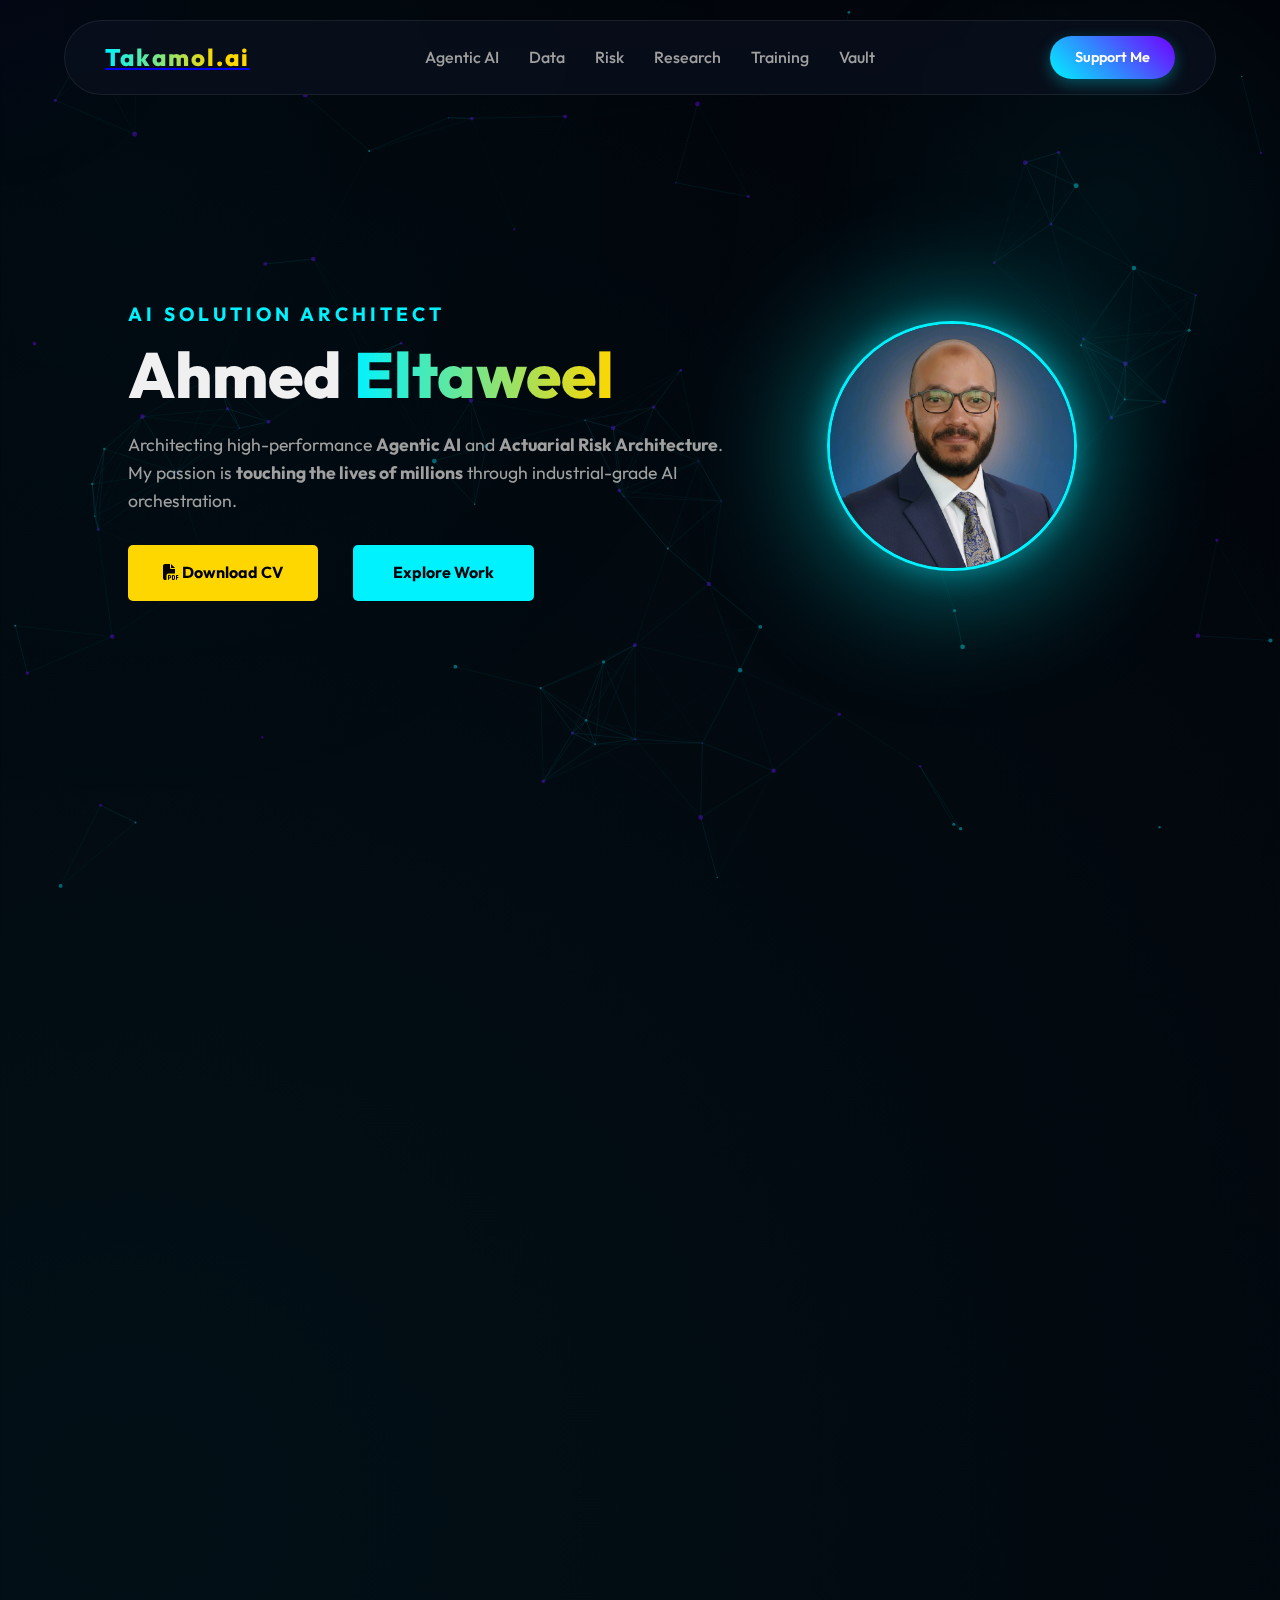
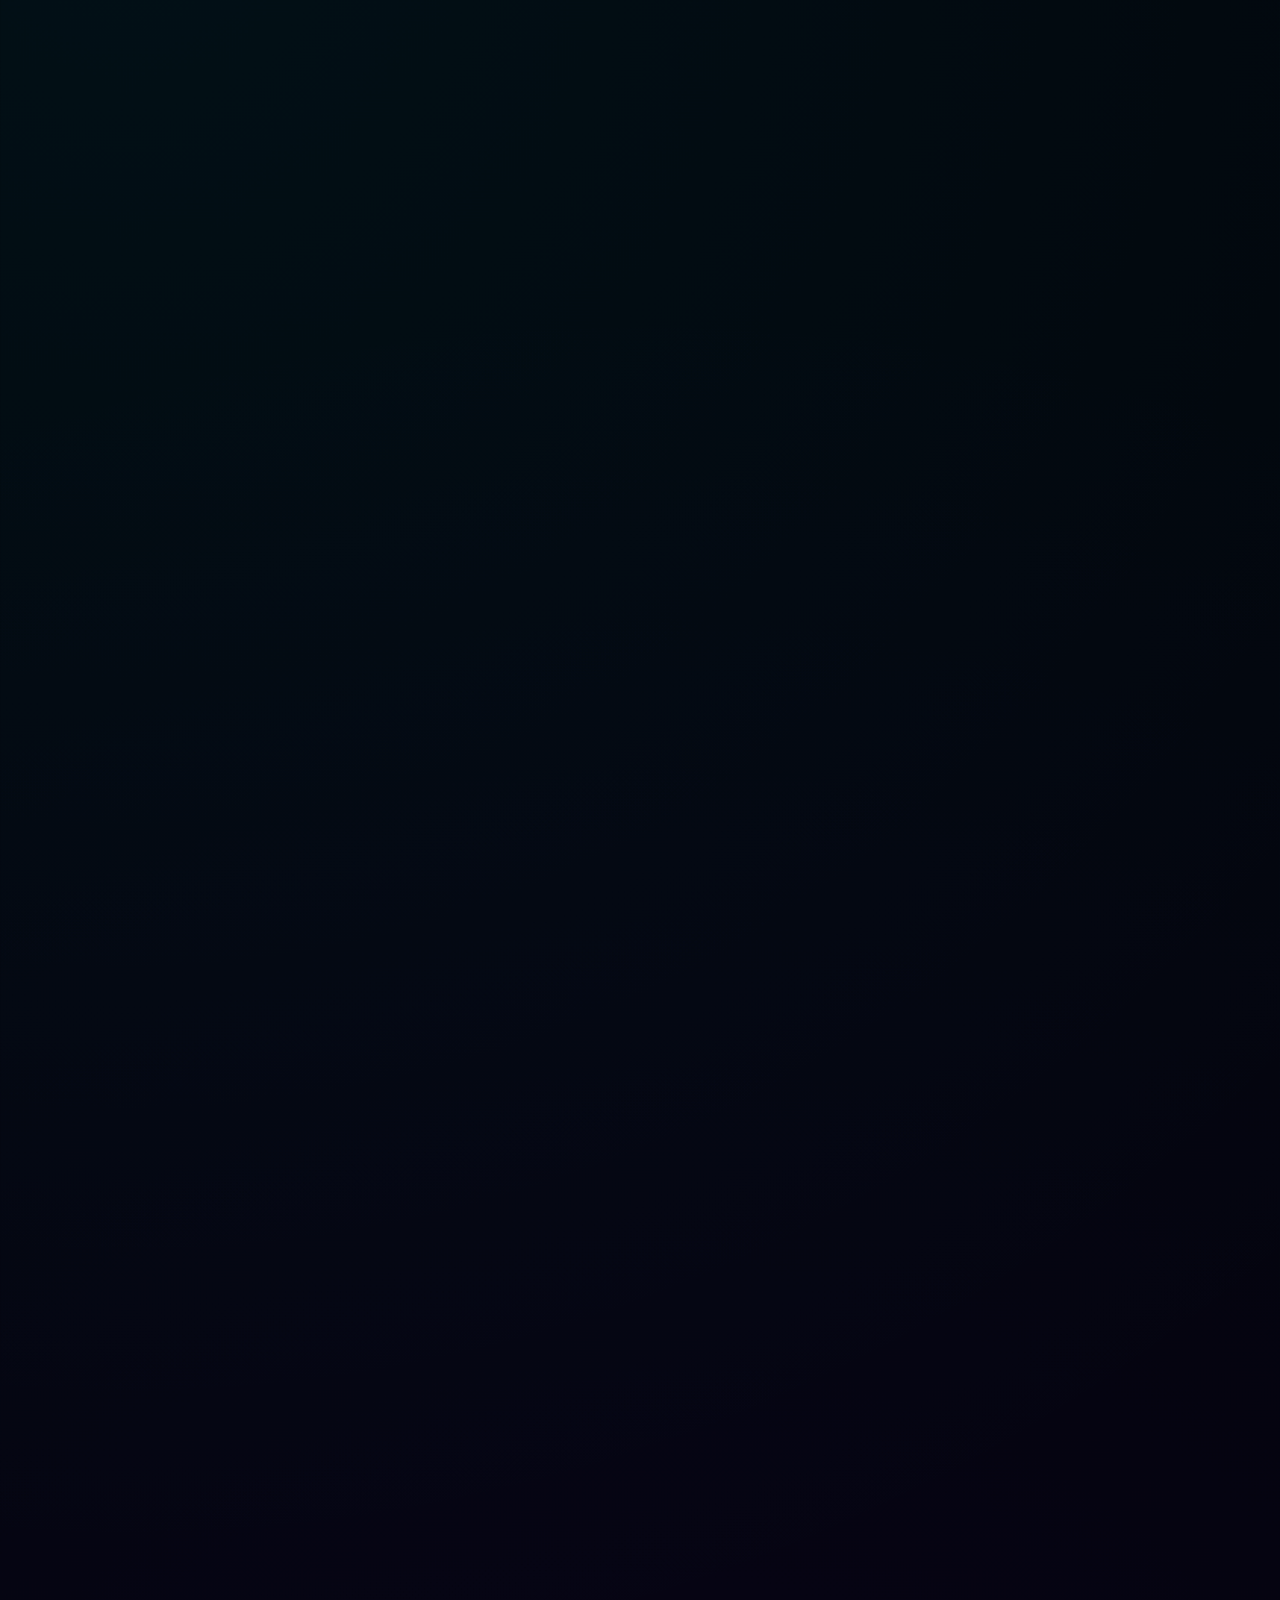
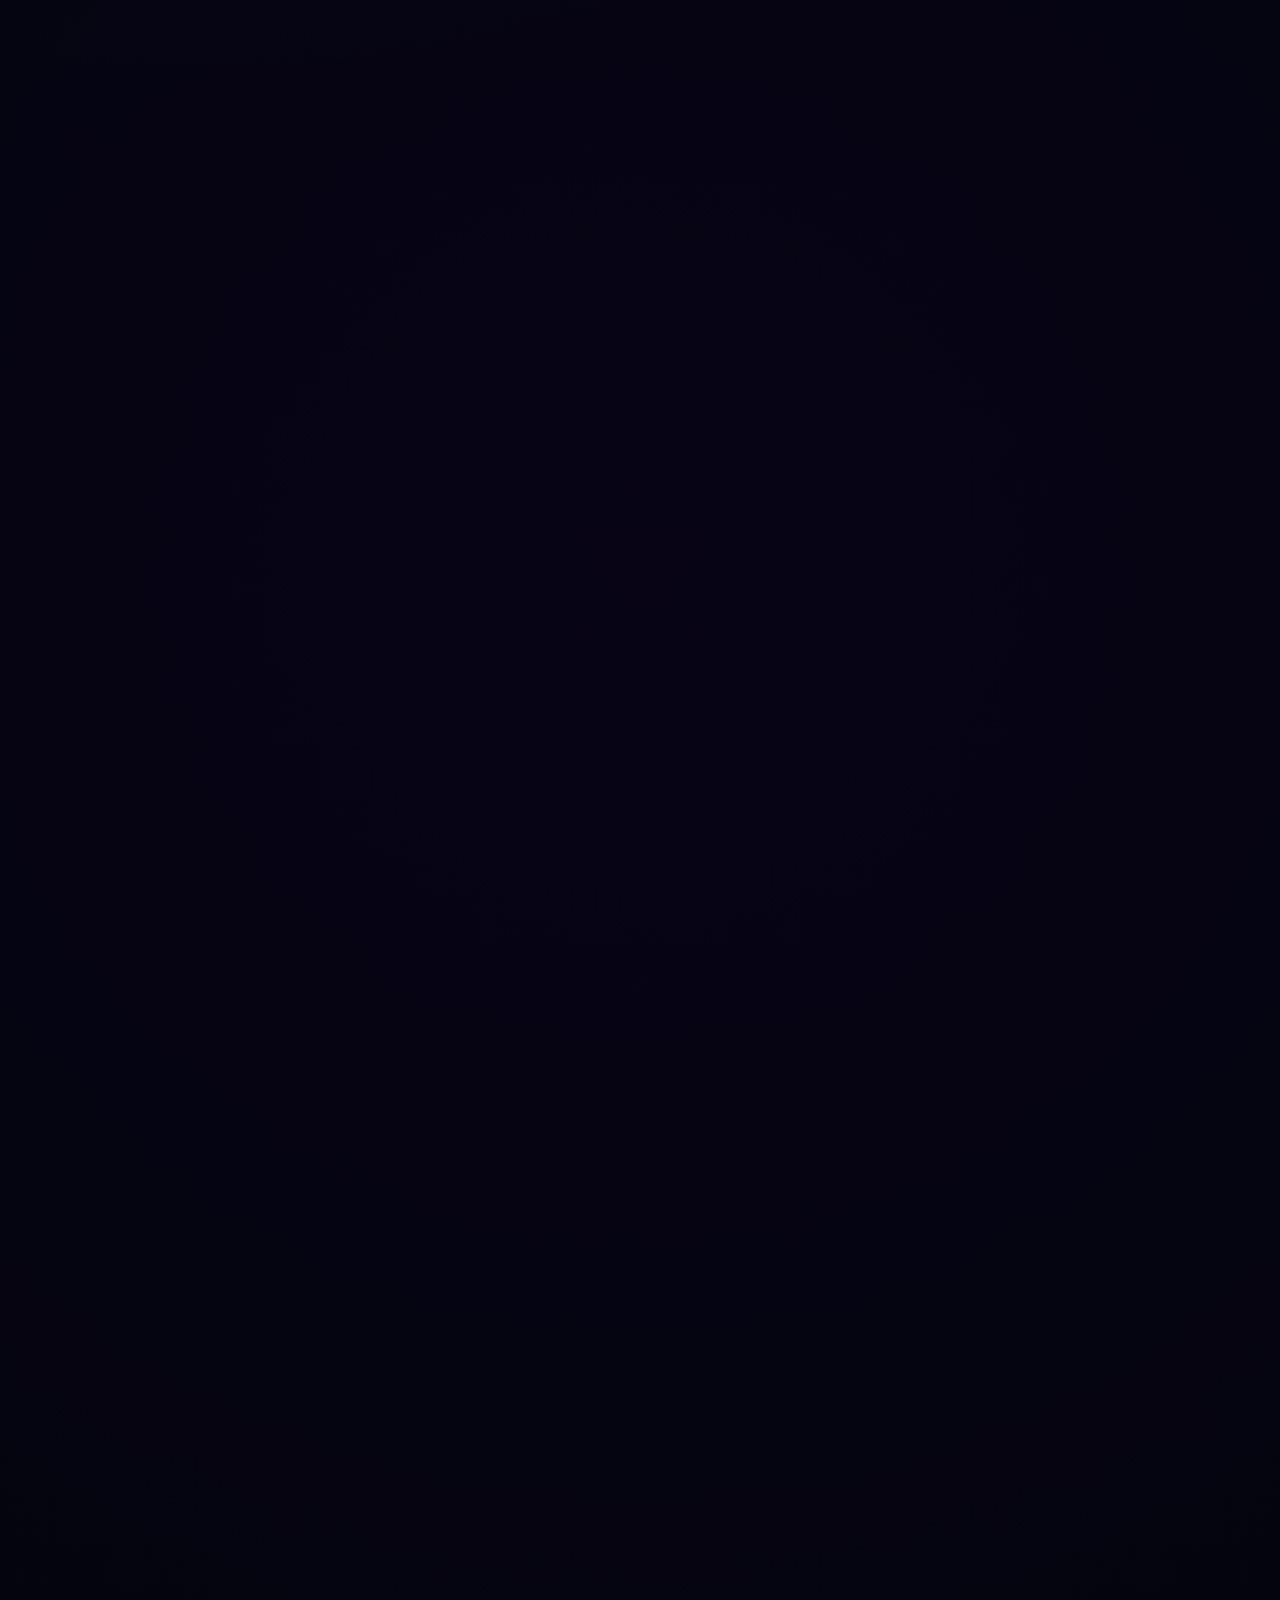
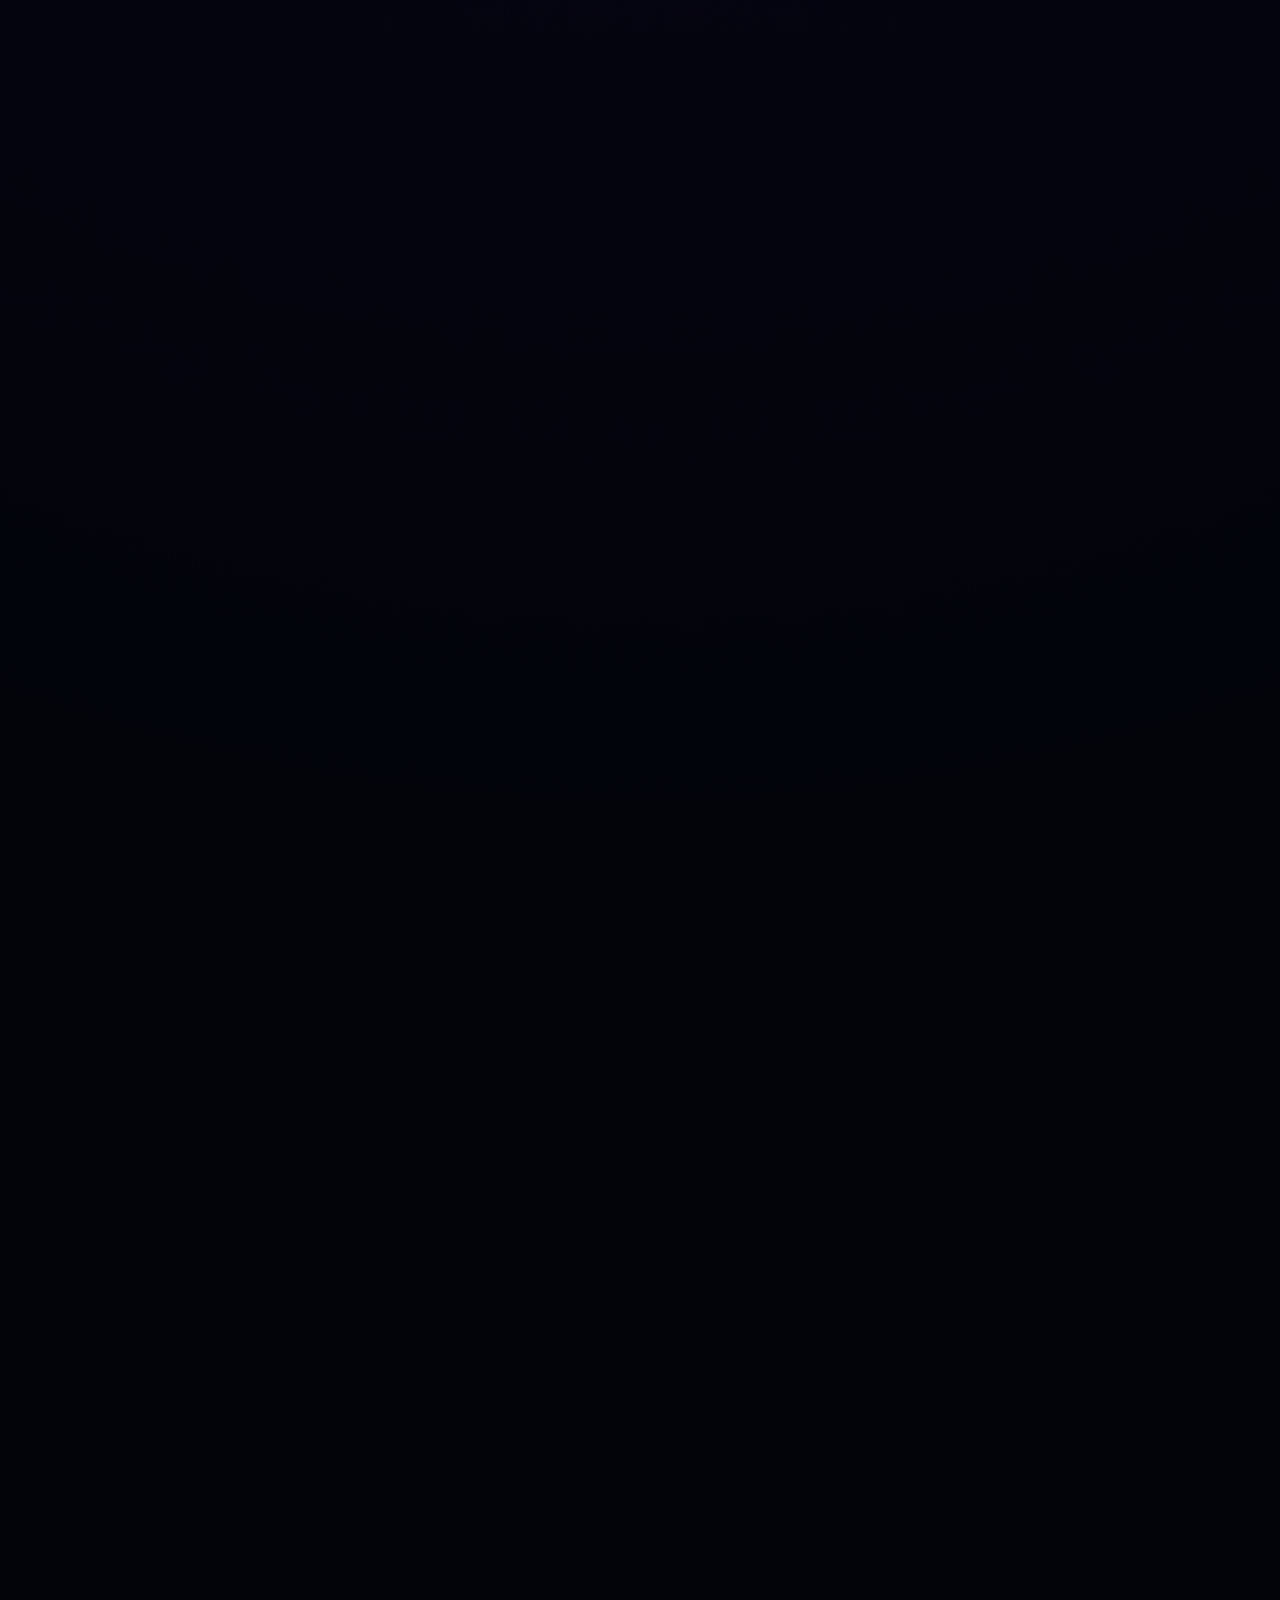
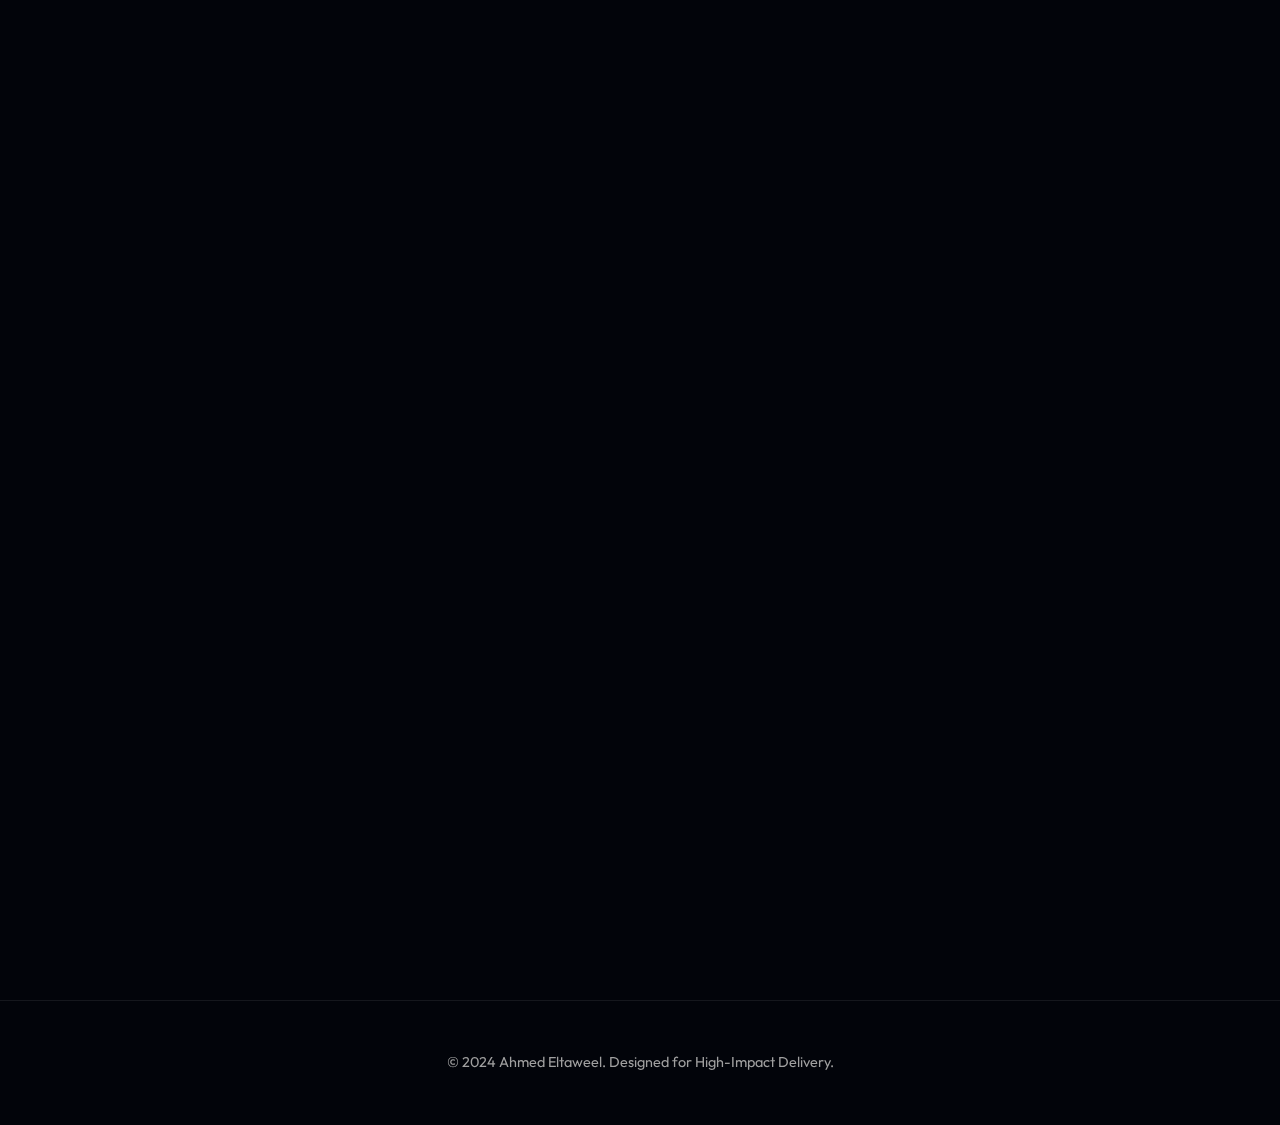
<file: index.html>
<!DOCTYPE html>
<html lang="en">

<head>
    <meta charset="UTF-8">
    <meta name="viewport" content="width=device-width, initial-scale=1.0">
    <title>Ahmed Eltaweel | AI & Data Architect</title>
    <meta name="description"
        content="Professional portfolio of Ahmed Eltaweel - AI Solution Architect, Actuary, and Global Mentor.">
    <link rel="stylesheet" href="style.css">
    <link rel="stylesheet" href="mobile-responsive.css">
    <link href="https://fonts.googleapis.com/css2?family=Outfit:wght@300;400;600;800&display=swap" rel="stylesheet">
    <link rel="stylesheet" href="https://cdnjs.cloudflare.com/ajax/libs/font-awesome/6.5.1/css/all.min.css">

    <!-- Google Analytics (GA4) -->
    <script async src="https://www.googletagmanager.com/gtag/js?id=G-L9DMZJ7XGT"></script>
    <script>
        window.dataLayer = window.dataLayer || [];
        function gtag() { dataLayer.push(arguments); }
        gtag('js', new Date());
        gtag('config', 'G-L9DMZJ7XGT');
    </script>
    <style>
        /* CSS Variables for Brand Colors */
        :root {
            --aws-orange: #FF9900;
            --google-blue: #4285F4;
            --google-green: #34A853;
            --google-yellow: #FBBC05;
            --google-red: #EA4335;
        }

        /* FIX: Prevent content from skewing to the left */
        .chapter-section {
            padding-left: 10% !important;
            padding-right: 10% !important;
        }

        /* Certification Spotlight Styles - BALANCED DESIGN */
        .cert-spotlight {
            padding: 40px 2%;
            display: flex;
            justify-content: center;
            margin-top: -60px;
            position: relative;
            z-index: 1000;
        }

        .cert-container {
            display: flex;
            gap: 30px;
            padding: 2.5rem 4rem;
            border-radius: 40px;
            background: rgba(10, 15, 30, 0.7);
            backdrop-filter: blur(25px);
            border: 1px solid rgba(255, 255, 255, 0.1);
            box-shadow: 0 30px 60px rgba(0, 0, 0, 0.6);
            flex-wrap: wrap;
            justify-content: center;
            align-items: center;
            width: 90%;
            max-width: 1400px;
        }

        .cert-card {
            display: flex;
            align-items: center;
            gap: 15px;
            transition: all 0.4s cubic-bezier(0.175, 0.885, 0.32, 1.275);
            cursor: default;
            padding: 15px 25px;
            border-radius: 20px;
            background: rgba(255, 255, 255, 0.03);
        }

        .cert-card:hover {
            transform: translateY(-8px) scale(1.05);
            background: rgba(255, 255, 255, 0.08);
            box-shadow: 0 10px 30px rgba(0, 0, 0, 0.3);
        }

        .cert-card i {
            font-size: 3rem;
        }

        /* Brand-Specific Gradients & Glows */
        .fa-aws {
            color: var(--aws-orange);
            filter: drop-shadow(0 0 15px rgba(255, 153, 0, 0.4));
        }

        .google-brand-icon {
            background: linear-gradient(45deg, #4285F4, #34A853, #FBBC05, #EA4335);
            -webkit-background-clip: text;
            background-clip: text;
            -webkit-text-fill-color: transparent;
            filter: drop-shadow(0 0 15px rgba(66, 133, 244, 0.3));
        }

        .cert-card h4 {
            font-size: 1.1rem;
            margin: 0;
            color: #fff;
            font-weight: 700;
            letter-spacing: 0.5px;
        }

        .badge-premium {
            font-size: 0.75rem;
            text-transform: uppercase;
            font-weight: 800;
            display: block;
            margin-top: 4px;
            letter-spacing: 2px;
        }

        .badge-gold {
            color: #FFD700;
        }

        .badge-blue {
            color: #00A3FF;
        }

        .badge-google-pro {
            color: #34A853;
        }

        .badge-google-tech {
            color: #4285F4;
        }

        .mini-tags {
            display: flex;
            gap: 10px;
            margin-top: 20px;
            flex-wrap: wrap;
        }

        .mini-tags span {
            font-size: 0.7rem;
            padding: 5px 12px;
            border-radius: 12px;
            background: rgba(255, 255, 255, 0.05);
            border: 1px solid rgba(255, 255, 255, 0.1);
            color: rgba(255, 255, 255, 0.6);
            text-transform: uppercase;
            letter-spacing: 1.5px;
            font-weight: 600;
            transition: all 0.3s ease;
        }

        .mini-tags span:hover {
            background: rgba(255, 255, 255, 0.1);
            border-color: var(--gold);
            color: #fff;
            transform: translateY(-2px);
        }

        @media (max-width: 900px) {
            .cert-container {
                padding: 1.5rem 2rem;
            }

            .cert-card {
                width: 100%;
                justify-content: flex-start;
            }

            .cert-card i {
                font-size: 2.5rem;
            }

            .cert-card h4 {
                font-size: 0.95rem;
            }
        }
    </style>
</head>

<body>
    <canvas id="neural-bg"></canvas>
    <div class="cursor-glow"></div>

    <nav class="glass-nav">
        <a href="#hero" class="logo"><span class="gradient-text">Takamol</span><span
                style="color: var(--gold);">.ai</span></a>
        <ul class="nav-links">
            <li><a href="#agentic-ai">Agentic AI</a></li>
            <li><a href="#data-analytics">Data</a></li>
            <li><a href="#risk-actuarial">Risk</a></li>
            <li><a href="#academic">Research</a></li>
            <li><a href="#training">Training</a></li>
            <li><a href="#vault">Vault</a></li>
        </ul>
        <a href="https://www.paypal.com/paypalme/atomiceltaweel" class="btn-support" target="_blank">Support Me</a>
    </nav>

    <section class="hero" id="hero">
        <div class="hero-content">
            <h2>AI Solution Architect</h2>
            <h1>Ahmed <span class="gradient-text">Eltaweel</span></h1>
            <p>Architecting high-performance <strong>Agentic AI</strong> and <strong>Actuarial Risk
                    Architecture</strong>. My passion is <strong>touching the lives of millions</strong> through
                industrial-grade AI orchestration.</p>
            <div style="display: flex; gap: 15px; flex-wrap: wrap; margin-top: 30px;">
                <a href="Ahmed_Eltaweel_ATS_CV.pdf" target="_blank" class="btn-primary"
                    style="background: var(--gold); color: #000; border: none; padding: 15px 35px;"><i
                        class="fas fa-file-pdf"></i> Download CV</a>
                <a href="#agentic-ai" class="btn-primary">Explore Work</a>
            </div>
        </div>
        <div class="hero-visual">
            <div class="profile-container">
                <img src="profile.jpg.png" alt="Ahmed Eltaweel" class="profile-pic">
            </div>
            <div class="ai-orb"></div>
        </div>
    </section>

    <!-- HIGH IMPACT CERTIFICATION AD SECTION -->
    <section class="cert-spotlight">
        <div class="glass cert-container">
            <div class="cert-card">
                <i class="fa-brands fa-aws"></i>
                <div>
                    <h4>AWS Certified Solutions Architect</h4>
                    <span class="badge-premium badge-gold">Professional</span>
                </div>
            </div>
            <div class="cert-card">
                <i class="fa-brands fa-aws"></i>
                <div>
                    <h4>AWS Certified Machine Learning</h4>
                    <span class="badge-premium badge-blue">Specialty</span>
                </div>
            </div>
            <div class="cert-card">
                <i class="fa-brands fa-google google-brand-icon"></i>
                <div>
                    <h4>Google Cloud Certified</h4>
                    <span class="badge-premium badge-google-pro">Professional ML Engineer</span>
                </div>
            </div>
            <div class="cert-card">
                <i class="fa-brands fa-google google-brand-icon"></i>
                <div>
                    <h4>Google Cloud Certified</h4>
                    <span class="badge-premium badge-google-tech">AI/ML Pre-sales Technical Expert</span>
                </div>
            </div>
        </div>
    </section>

    <!-- Chapter 01: Agentic AI -->
    <section id="agentic-ai" class="chapter-section reveal-left">
        <span class="section-badge">Chapter 01</span>
        <h2 class="chapter-title">Agentic <span class="gradient-text">AI Solutions</span></h2>
        <div class="chapter-content">
            <div class="chapter-left">
                <h3>Autonomous Orchestration</h3>
                <p>Building autonomous business units with <strong>CrewAI</strong>. Handling <strong>50k+ monthly
                        queries</strong> with 95% accuracy for international markets.</p>
                <div class="evidence-list">
                    <div class="evidence-item glass">
                        <h4>Electric Utility AI</h4>
                        <p>Autonomous logistics agents built on CrewAI for smart utility management.</p>
                        <a href="#contact" class="btn-mini">Request Access</a>
                    </div>
                    <div class="evidence-item glass">
                        <h4>Enterprise RAG</h4>
                        <p>Secure RAG pipelines using Vertex AI and Gemini for deep knowledge retrieval.</p>
                    </div>
                </div>
            </div>
            <div class="chapter-right glass">
                <h3>Core Stack</h3>
                <div class="certs-mini-grid">
                    <span class="mini-cert">CrewAI</span>
                    <span class="mini-cert">LangGraph</span>
                    <span class="mini-cert">Vertex AI</span>
                    <span class="mini-cert">Gemini Pro 1.5</span>
                    <span class="mini-cert">Multi-Agent RAG</span>
                    <span class="mini-cert">Azure Data Engineer</span>
                    <span class="mini-cert">Python (FastAPI)</span>
                </div>
            </div>
        </div>
    </section>

    <!-- Chapter 02: Data Analytics -->
    <section id="data-analytics" class="chapter-section odd reveal-right">
        <span class="section-badge">Chapter 02</span>
        <h2 class="chapter-title">Data <span class="gradient-text">Analytics</span></h2>
        <div class="chapter-content reverse">
            <div class="chapter-left">
                <h3>Precision Insights</h3>
                <p>Monitoring <strong>10M+ annual records</strong> for national stability. Validated <strong>€2M+
                        savings</strong> via strategic automation and Power BI ecosystems.</p>
                <div class="evidence-list">
                    <div class="evidence-item glass">
                        <h4>National BI Dashboard</h4>
                        <p>Power BI ecosystem for monitoring the national life insurance sector at FRA.</p>
                    </div>
                </div>
            </div>
            <div class="chapter-right glass">
                <h3>Tools</h3>
                <div class="certs-mini-grid">
                    <span class="mini-cert">Power BI (Advanced DAX)</span>
                    <span class="mini-cert">BigQuery ML</span>
                    <span class="mini-cert">Streamlit</span>
                    <span class="mini-cert">XGBoost / CatBoost</span>
                    <span class="mini-cert">SQL & R</span>
                    <span class="mini-cert">Google Data Analytics Pro</span>
                </div>
            </div>
        </div>
    </section>

    <!-- Chapter 03: Risk & Actuarial -->
    <section id="risk-actuarial" class="chapter-section reveal-left">
        <span class="section-badge">Chapter 03</span>
        <h2 class="chapter-title">Risk & <span class="gradient-text">Actuarial</span></h2>
        <div class="chapter-content">
            <div class="chapter-left">
                <h3>Enterprise Risk</h3>
                <p>Mitigated <strong>50+ operational risks</strong> via ISO 31000. Achieved <strong>15% loss ratio
                        improvement</strong> with Python-driven actuarial analytics.</p>
                <div class="evidence-list">
                    <div class="evidence-item glass">
                        <h4>Life Pricing Models</h4>
                        <p>Actuarial forecasting and competitive pricing for 15+ insurance entities.</p>
                    </div>
                </div>
            </div>
            <div class="chapter-right glass">
                <h3>Skills</h3>
                <div class="certs-mini-grid">
                    <span class="mini-cert">IFRS 17 Reporting</span>
                    <span class="mini-cert">Custom Reserving Tools</span>
                    <span class="mini-cert">ISO 31000 (ERM)</span>
                    <span class="mini-cert">Survival Analysis</span>
                    <span class="mini-cert">Ensemble Pricing Models</span>
                </div>
            </div>
        </div>
    </section>

    <!-- Chapter 04: Academic Research -->
    <section id="academic" class="chapter-section odd reveal-right">
        <span class="section-badge">Chapter 04</span>
        <h2 class="chapter-title">Academic <span class="gradient-text">Research</span></h2>
        <div class="chapter-content">
            <div class="chapter-left">
                <h3>Longevity Risk</h3>
                <p>Integrated biological aging metrics (GlycanAge) into survival analysis. Master's specialized in
                    AI-driven risk modeling at Cairo University.</p>
                <div class="evidence-list">
                    <div class="evidence-item glass">
                        <h4>Master's Thesis</h4>
                        <p>Deep Learning survival analysis (DeepSurv) for biological age modeling.</p>
                        <a href="#contact" class="btn-mini">Contact Researcher</a>
                    </div>
                </div>
            </div>
            <div class="chapter-right glass">
                <h3>Research Focus</h3>
                <div class="certs-mini-grid">
                    <span class="mini-cert">DeepSurv (Deep Learning)</span>
                    <span class="mini-cert">Longevity Risk</span>
                    <span class="mini-cert">Wearable Telemetry</span>
                    <span class="mini-cert">GlycanAge Integration</span>
                    <span class="mini-cert">Bio-Metrics</span>
                </div>
            </div>
        </div>
    </section>

    <!-- Chapter 05: Training Services -->
    <section id="training" class="chapter-section reveal-left">
        <span class="section-badge">Chapter 05</span>
        <h2 class="chapter-title">Training <span class="gradient-text">Services</span></h2>
        <div class="chapter-content">
            <div class="chapter-left">
                <h3>Corporate Mentorship</h3>
                <p>Global AI/ML leader and <strong>AWS Community Builder</strong>. Specializing in workshops on RAG
                    systems and Agentic AI for enterprise teams across EMEA.</p>
                <div class="evidence-list">
                    <div class="evidence-item glass">
                        <h4>Corporate Workshops</h4>
                        <p>Tailored training on CrewAI, Vertex AI, and Modern Data Engineering.</p>
                    </div>
                </div>
            </div>
            <div class="chapter-right glass">
                <h3>Programs</h3>
                <div class="certs-mini-grid">
                    <span class="mini-cert">McKinsey Forward Champion</span>
                    <span class="mini-cert">AWS Community</span>
                    <span class="mini-cert">RAG Training</span>
                    <span class="mini-cert">CIL (Innovation Leader)</span>
                </div>
            </div>
        </div>
    </section>

    <!-- Chapter 06: The Journey -->
    <section id="journey" class="chapter-section odd reveal-up">
        <span class="section-badge">Chapter 06</span>
        <h2 class="chapter-title">Professional <span class="gradient-text">Journey</span></h2>
        <div class="timeline">
            <div class="timeline-item reveal-up">
                <div class="time">2024 - Present</div>
                <div class="content">
                    <h3>AI Product Solution Architect</h3>
                    <h4>Konecta Global</h4>
                    <p>Driving GenAI strategy and delivering architectural roadmaps for EMEA clients. Validated
                        <strong>€2M+ savings</strong>.
                    </p>
                </div>
            </div>
            <div class="timeline-item reveal-up">
                <div class="time">2021 - 2024</div>
                <div class="content">
                    <h3>Senior Actuarial & Data Analyst</h3>
                    <h4>Financial Regulatory Authority (FRA)</h4>
                    <p>Digitalized national Life Insurance monitoring using BI. Monitoring <strong>10M+ annual
                            records</strong>.</p>
                </div>
            </div>
            <div class="timeline-item reveal-up">
                <div class="time">2019 - 2021</div>
                <div class="content">
                    <h3>Actuarial / Risk Analyst</h3>
                    <h4>Mohandes Insurance</h4>
                    <p>Designed the first ERM framework, mitigating <strong>50+ critical risks</strong> in the first
                        year.</p>
                </div>
            </div>
        </div>
    </section>

    <!-- Projects Vault -->
    <section id="vault" class="chapter-section reveal-up">
        <span class="section-badge">The Vault</span>
        <h2 class="chapter-title">Featured <span class="gradient-text">Projects</span></h2>
        <div style="display: grid; grid-template-columns: repeat(auto-fit, minmax(320px, 1fr)); gap: 20px;">
            <div class="glass reveal-explode">
                <h4 style="color: var(--gold);">Actuarial Pricing Orchestrator</h4>
                <p style="font-size: 0.9rem;">Revolutionary AI platform using an <strong>Ensemble (XGBoost, LightGBM,
                        CatBoost)</strong> to automate E2E insurance pricing with full FRA compliance.</p>
                <div class="mini-tags"><span>Streamlit</span> <span>Python</span> <span>ML Ensemble</span></div>
            </div>
            <div class="glass reveal-explode">
                <h4 style="color: var(--primary-neon);">National BI Ecosystem (FRA)</h4>
                <p style="font-size: 0.9rem;">National-level platform monitoring <strong>10M+ annual records</strong>
                    for Egypt\'s life insurance sector, validating €2M+ in savings.</p>
                <div class="mini-tags"><span>Power BI</span> <span>DAX</span> <span>Regulatory</span></div>
            </div>
            <div class="glass reveal-explode">
                <h4 style="color: var(--primary-neon);">Proprietary Reserving Tools</h4>
                <p style="font-size: 0.9rem;">Custom-engineered Python/VBA frameworks for actuarial reserving,
                    outperforming commercial OOTB solutions in market-specific flexibility.</p>
                <div class="mini-tags"><span>Python</span> <span>VBA</span> <span>Reserving</span></div>
            </div>
            <div class="glass reveal-explode">
                <h4 style="color: var(--primary-neon);">IFRS 17 Transition Framework</h4>
                <p style="font-size: 0.9rem;">Regulatory-grade assessment models for 15+ entities, ensuring seamless
                    alignment with new international accounting standards.</p>
                <div class="mini-tags"><span>IFRS 17</span> <span>Compliance</span> <span>FRA</span></div>
            </div>
            <div class="glass reveal-explode">
                <h4 style="color: var(--primary-neon);">Wasel v4 Pro — SLT</h4>
                <p style="font-size: 0.9rem;">Real-time Sign Language Translator powered by YOLOv8 + TensorFlow with
                    97%+ accuracy. Deployed on GCP Cloud Run.</p>
                <a href="https://github.com/eltaweelactuary/wasel_v4_pro" class="btn-mini" target="_blank">View on
                    GitHub</a>
            </div>
            <div class="glass reveal-explode">
                <h4 style="color: var(--primary-neon);">Smart DMS RAG</h4>
                <p style="font-size: 0.9rem;">Document indexing & intelligent retrieval (<30s) built for large-scale
                        enterprise knowledge management.</p>
                        <div class="mini-tags"><span>Vertex AI</span> <span>RAG</span> <span>Vector DB</span></div>
            </div>
        </div>
    </section>

    <!-- Contact Section -->
    <section id="contact" class="chapter-section reveal-up">
        <span class="section-badge">Connect</span>
        <h2 class="chapter-title">Secure <span class="gradient-text">Connection</span></h2>
        <div class="glass" style="max-width: 800px; margin: 0 auto; text-align: center; padding: 40px;">
            <div style="display: flex; gap: 20px; justify-content: center; flex-wrap: wrap;">
                <a href="https://wa.me/201111907502" class="btn-whatsapp" target="_blank"><i
                        class="fa-brands fa-whatsapp"></i> WhatsApp</a>
                <a href="https://t.me/eltaweelactuary" class="btn-telegram" target="_blank"><i
                        class="fa-brands fa-telegram"></i> Telegram</a>
                <a href="https://linkedin.com/in/ahmed-eltaweel-5b53a38b" class="btn-linkedin" target="_blank"><i
                        class="fa-brands fa-linkedin"></i> LinkedIn</a>
                <a href="https://eltaweelactuary.github.io/ahmed-eltaweel-portfolio/" class="btn-secondary"
                    target="_blank"><i class="fa-brands fa-github"></i> Portfolio</a>
            </div>
            <div class="support-box" style="margin-top: 30px;">
                <p style="color: var(--text-dim);">Fueling the future of High-Impact AI Architecture.</p>
                <a href="https://www.paypal.com/paypalme/atomiceltaweel" class="btn-paypal" target="_blank">Support via
                    PayPal</a>
            </div>
        </div>
    </section>

    <footer>
        <p>&copy; 2024 Ahmed Eltaweel. Designed for High-Impact Delivery.</p>
    </footer>

    <script src="script.js"></script>
</body>

</html>
</file>
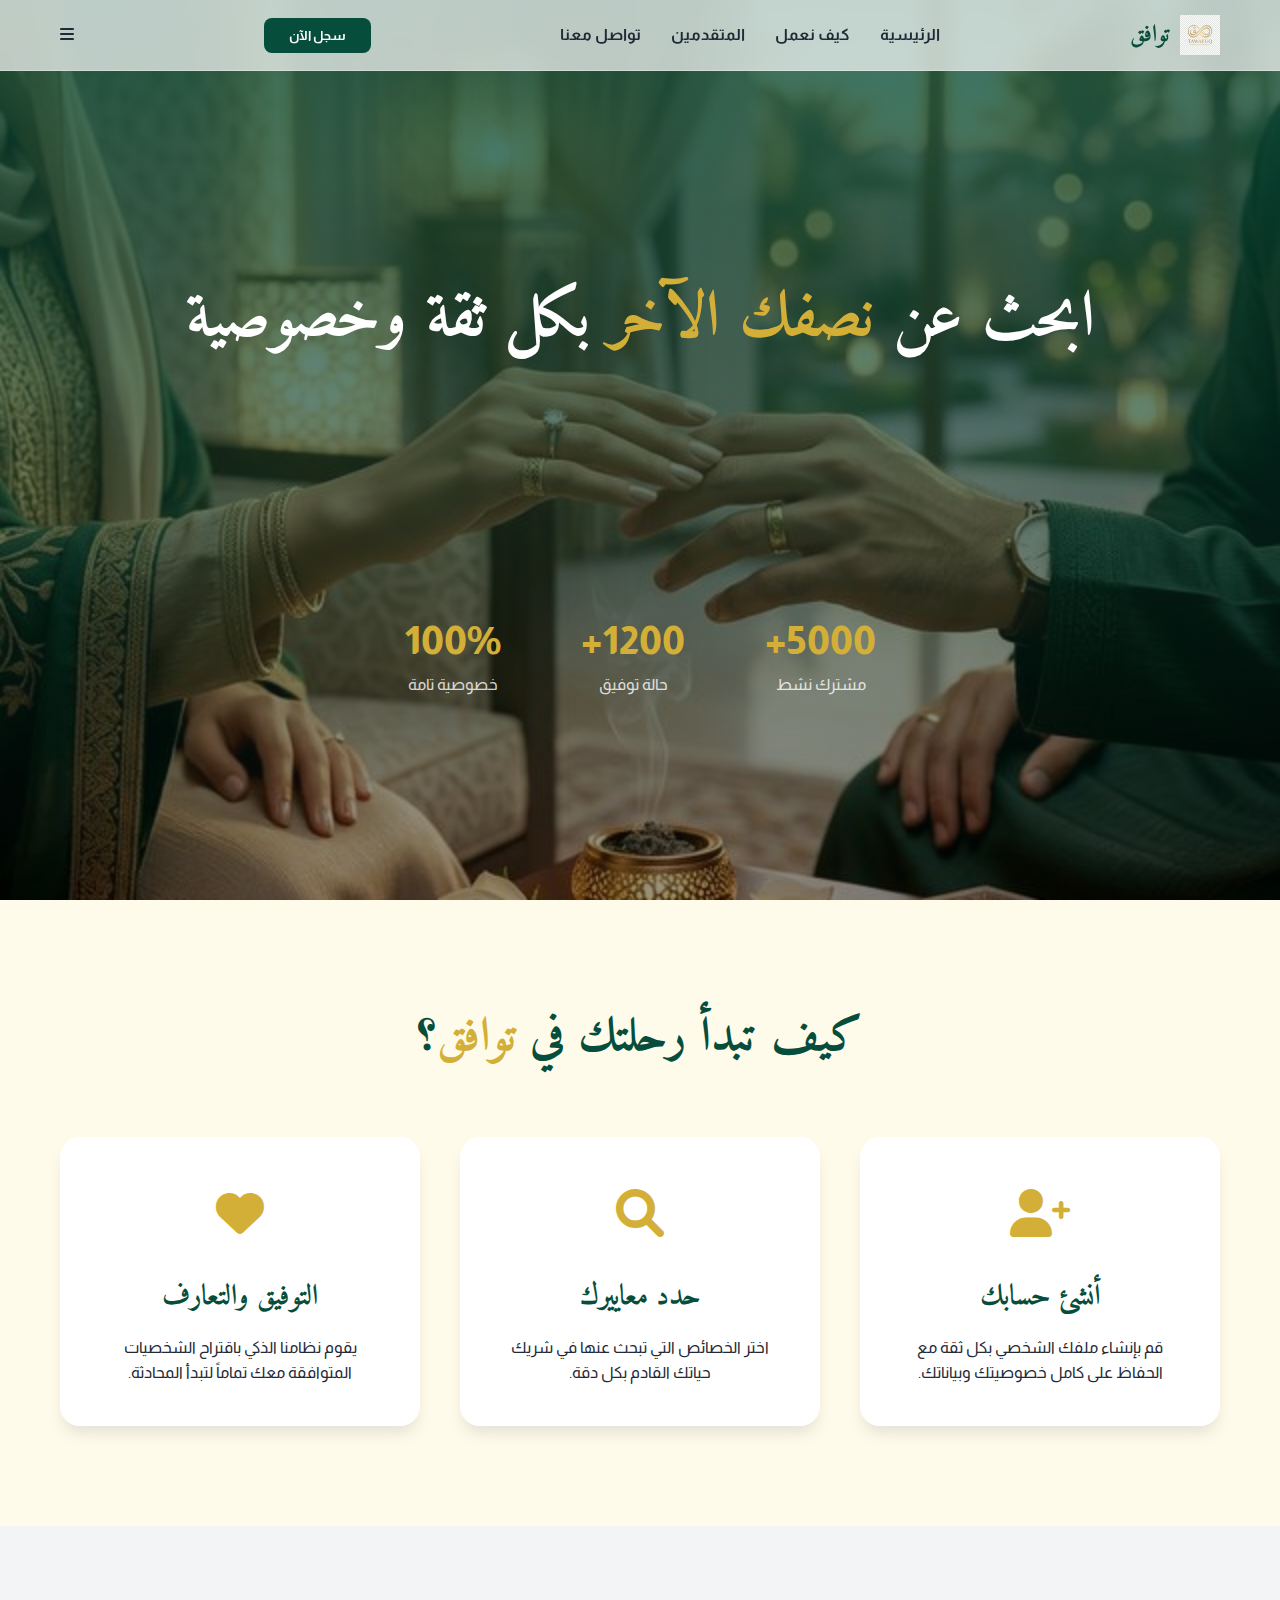
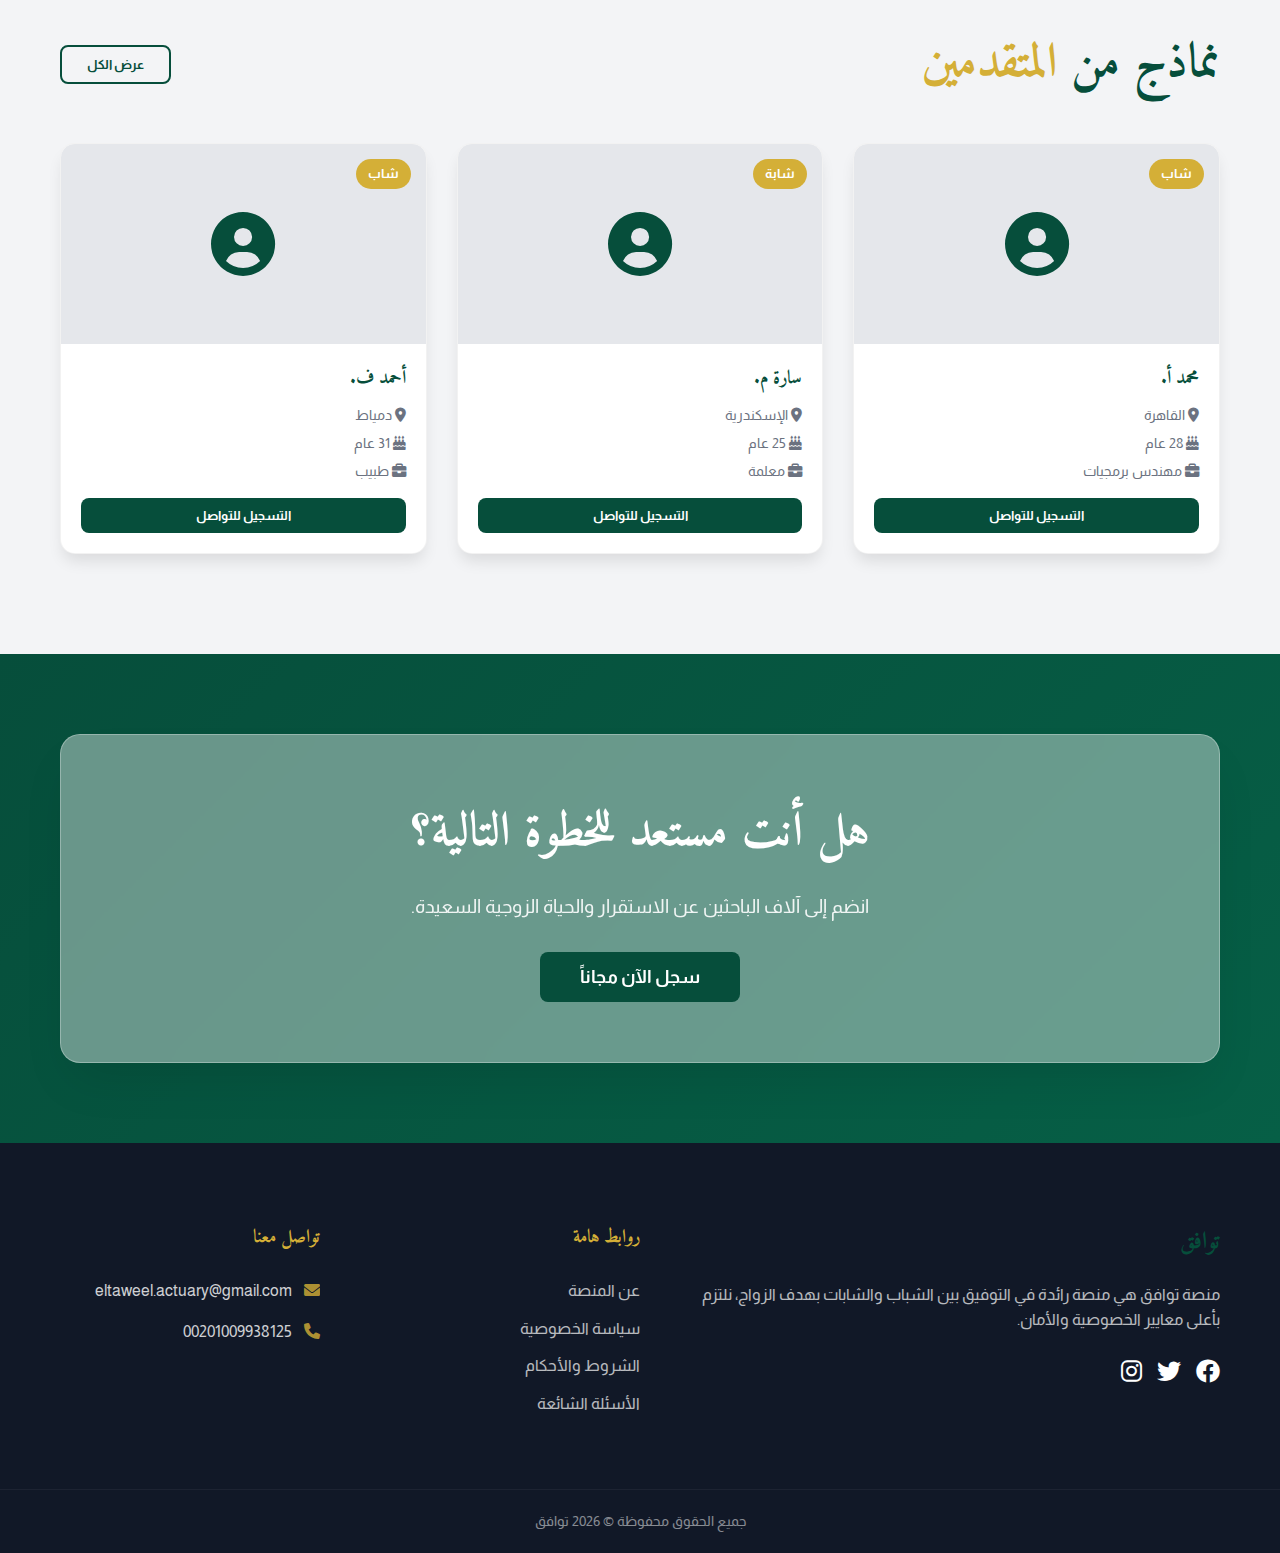
<file: Tawafuq/index.html>
<!DOCTYPE html>
<html lang="ar" dir="rtl">
<head>
    <meta charset="UTF-8">
    <meta name="viewport" content="width=device-width, initial-scale=1.0">
    <title>توافق - منصة التوفيق بين المتقدمين للزواج</title>
    <meta name="description" content="منصة توافق تساعد الشباب والشابات في العثور على شريك الحياة المناسب بخصوصية تامة ومعايير دقيقة.">
    
    <!-- Google Fonts -->
    <link href="https://fonts.googleapis.com/css2?family=Almarai:wght@300;400;700;800&family=Amiri:wght@400;700&display=swap" rel="stylesheet">
    
    <!-- Font Awesome -->
    <link rel="stylesheet" href="https://cdnjs.cloudflare.com/ajax/libs/font-awesome/6.0.0/css/all.min.css">
    
    <link rel="stylesheet" href="style.css">
    
    <!-- Google tag (gtag.js) -->
    <script async src="https://www.googletagmanager.com/gtag/js?id=G-11RWJ9C9B8"></script>
    <script>
      window.dataLayer = window.dataLayer || [];
      function gtag(){dataLayer.push(arguments);}
      gtag('js', new Date());

      gtag('config', 'G-11RWJ9C9B8');
    </script>
    
    <!-- Google Analytics Integration -->
    <script src="analytics.js"></script>
</head>
<body>
    <nav class="navbar">
        <div class="container">
            <div class="logo">
                <img src="assets/logo.png" alt="توافق">
                <span>توافق</span>
            </div>
            <ul class="nav-links">
                <li><a href="#hero">الرئيسية</a></li>
                <li><a href="#how-it-works">كيف نعمل</a></li>
                <li><a href="#profiles">المتقدمين</a></li>
                <li><a href="#contact">تواصل معنا</a></li>
            </ul>
            <div class="nav-actions">
                <button class="btn btn-primary open-register-btn">سجل الآن</button>
            </div>
            <div class="mobile-menu-btn">
                <i class="fas fa-bars"></i>
            </div>
        </div>
    </nav>

    <header id="hero" class="hero-section">
        <div class="hero-overlay"></div>
        <div class="container hero-content">
            <h1 class="hero-title animate-reveal">ابحث عن <span>نصفك الآخر</span> بكل ثقة وخصوصية</h1>
            <p class="hero-subtitle animate-reveal-delayed">منصة توافق هي وجهتك الموثوقة للتوفيق بين الشباب والشابات بهدف الزواج الشرعي، نجمع بين التكنولوجيا الحديثة والقيم الأصيلة.</p>
            <div class="hero-cta animate-reveal-delayed-2">
                <button class="btn btn-primary btn-large open-register-btn">ابدأ رحلتك اليوم</button>
                <button class="btn btn-glass btn-large open-register-btn">اكتشف المميزات و التقديم</button>
            </div>
            <div class="hero-stats">
                <div class="stat-item">
                    <span class="stat-number">5000+</span>
                    <span class="stat-label">مشترك نشط</span>
                </div>
                <div class="stat-item">
                    <span class="stat-number">1200+</span>
                    <span class="stat-label">حالة توفيق</span>
                </div>
                <div class="stat-item">
                    <span class="stat-number">100%</span>
                    <span class="stat-label">خصوصية تامة</span>
                </div>
            </div>
        </div>
    </header>

    <section id="how-it-works" class="section">
        <div class="container text-center">
            <h2 class="section-title">كيف تبدأ رحلتك في <span>توافق</span>؟</h2>
            <div class="steps-grid">
                <div class="step-card">
                    <div class="step-icon"><i class="fas fa-user-plus"></i></div>
                    <h3>أنشئ حسابك</h3>
                    <p>قم بإنشاء ملفك الشخصي بكل ثقة مع الحفاظ على كامل خصوصيتك وبياناتك.</p>
                </div>
                <div class="step-card">
                    <div class="step-icon"><i class="fas fa-search"></i></div>
                    <h3>حدد معاييرك</h3>
                    <p>اختر الخصائص التي تبحث عنها في شريك حياتك القادم بكل دقة.</p>
                </div>
                <div class="step-card">
                    <div class="step-icon"><i class="fas fa-heart"></i></div>
                    <h3>التوفيق والتعارف</h3>
                    <p>يقوم نظامنا الذكي باقتراح الشخصيات المتوافقة معك تماماً لتبدأ المحادثة.</p>
                </div>
            </div>
        </div>
    </section>

    <section id="profiles" class="section bg-light">
        <div class="container">
            <div class="section-header">
                <h2 class="section-title">نماذج من <span>المتقدمين</span></h2>
                <button class="btn btn-outline open-register-btn">عرض الكل</button>
            </div>
            <div class="profiles-grid" id="featuredProfiles">
                <!-- Profiles will be injected via JS -->
            </div>
        </div>
    </section>

    <section id="cta" class="cta-section">
        <div class="container text-center">
            <div class="glass-card cta-content">
                <h2>هل أنت مستعد للخطوة التالية؟</h2>
                <p>انضم إلى آلاف الباحثين عن الاستقرار والحياة الزوجية السعيدة.</p>
                <button class="btn btn-primary btn-large open-register-btn">سجل الآن مجاناً</button>
            </div>
        </div>
    </section>

    <footer id="contact">
        <div class="container footer-grid">
            <div class="footer-info">
                <div class="logo">
                    <span>توافق</span>
                </div>
                <p>منصة توافق هي منصة رائدة في التوفيق بين الشباب والشابات بهدف الزواج، نلتزم بأعلى معايير الخصوصية والأمان.</p>
                <div class="social-links">
                    <a href="#"><i class="fab fa-facebook"></i></a>
                    <a href="#"><i class="fab fa-twitter"></i></a>
                    <a href="#"><i class="fab fa-instagram"></i></a>
                </div>
            </div>
            <div class="footer-links">
                <h3>روابط هامة</h3>
                <ul>
                    <li><a href="#">عن المنصة</a></li>
                    <li><a href="#">سياسة الخصوصية</a></li>
                    <li><a href="#">الشروط والأحكام</a></li>
                    <li><a href="#">الأسئلة الشائعة</a></li>
                </ul>
            </div>
            <div class="footer-contact">
                <h3>تواصل معنا</h3>
                <p><i class="fas fa-envelope"></i> eltaweel.actuary@gmail.com</p>
                <p><i class="fas fa-phone"></i> 00201009938125</p>
            </div>
        </div>
        <div class="footer-bottom text-center">
            <p>جميع الحقوق محفوظة &copy; 2026 توافق</p>
        </div>
    </footer>

    <!-- Registration Modal -->
    <div id="registrationModal" class="modal-overlay">
        <div class="modal-content glass-card">
            <button class="close-modal">&times;</button>
            <div class="form-progress">
                <div class="progress-bar" id="progressBar"></div>
            </div>
            
            <form id="tawafuqForm">
                <!-- Step 1: Basics -->
                <div class="form-step active" data-step="1">
                    <h2 class="form-step-title">البداية: <span>من أنت؟</span></h2>
                    <div class="form-group">
                        <label>البريد الإلكتروني *</label>
                        <input type="email" name="email" required placeholder="example@mail.com">
                    </div>
                    <div class="form-group">
                        <label>النوع (الجنس) *</label>
                        <div class="radio-group horizontal">
                            <label class="radio-label">
                                <input type="radio" name="gender" value="ذكر" required> ذكر
                            </label>
                            <label class="radio-label">
                                <input type="radio" name="gender" value="أنثى"> أنثى
                            </label>
                        </div>
                    </div>
                </div>

                <!-- Step 2: Personal Info -->
                <div class="form-step" data-step="2">
                    <h2 class="form-step-title" id="step2Title">بياناتك الشخصية</h2>
                    <div class="form-group">
                        <label>ارفق صورة شخصية (اختياري)</label>
                        <input type="file" name="photo" accept="image/*">
                    </div>
                    <div class="form-grid">
                        <div class="form-group">
                            <label>الاسم ثلاثي *</label>
                            <input type="text" name="name" required>
                        </div>
                        <div class="form-group">
                            <label>تاريخ الميلاد *</label>
                            <input type="date" name="dob" required>
                        </div>
                    </div>
                    <div class="form-grid">
                        <div class="form-group">
                            <label>الطول (سم)</label>
                            <input type="number" name="height">
                        </div>
                        <div class="form-group">
                            <label>الوزن (كجم)</label>
                            <input type="number" name="weight">
                        </div>
                    </div>
                    <div class="form-group">
                        <label>المؤهل الدراسي *</label>
                        <select name="education" required>
                            <option value="">اختر...</option>
                            <option value="بدون مؤهل">بدون مؤهل</option>
                            <option value="متوسط">متوسط</option>
                            <option value="جامعي">جامعي</option>
                            <option value="دراسات عليا">دراسات عليا</option>
                        </select>
                    </div>
                    <div class="form-group">
                        <label>الوظيفة والتخصص ومكان العمل *</label>
                        <textarea name="job" required placeholder="مثال: دكتور - تخصص باطن - الإسكندرية"></textarea>
                    </div>
                    <div class="form-group">
                        <label>لون البشرة *</label>
                        <select name="skinColor" required>
                            <option value="">اختر...</option>
                            <option value="أبيض">أبيض</option>
                            <option value="قمحي فاتح">قمحي فاتح</option>
                            <option value="قمحي">قمحي</option>
                            <option value="أسمر فاتح">أسمر فاتح</option>
                            <option value="أسمر">أسمر</option>
                        </select>
                    </div>
                </div>

                <!-- Step 3: Status & Residence -->
                <div class="form-step" data-step="3">
                    <h2 class="form-step-title">الحالة الاجتماعية والسكن</h2>
                    <div class="form-group">
                        <label>الحالة الاجتماعية *</label>
                        <select name="maritalStatus" id="maritalStatus" required>
                            <option value="">اختر...</option>
                            <option value="أعزب">أعزب/عزباء</option>
                            <option value="مطلق">مطلق/مطلقة</option>
                            <option value="أرمل">أرمل/أرملة</option>
                            <option value="متزوج">متزوج وأريد زوجة ثانية</option>
                        </select>
                    </div>
                    
                    <div id="polygamyDetails" class="conditional-field">
                        <label>تفاصيل ظروف التعدد *</label>
                        <textarea name="polygamyInfo"></textarea>
                    </div>

                    <div class="form-grid">
                        <div class="form-group">
                            <label>هل يوجد أطفال؟</label>
                            <select name="hasChildren">
                                <option value="لا">لا</option>
                                <option value="نعم">نعم</option>
                            </select>
                        </div>
                        <div class="form-group">
                            <label>هل مقيمين معك؟</label>
                            <select name="childrenWithYou">
                                <option value="لا">لا</option>
                                <option value="نعم">نعم</option>
                            </select>
                        </div>
                    </div>

                    <div class="form-group">
                        <label>المحافظة *</label>
                        <select name="governorate" required>
                            <option value="القاهرة">القاهرة</option>
                            <option value="الجيزة">الجيزة</option>
                            <option value="الإسكندرية">الإسكندرية</option>
                            <option value="غير مصري">غير مصري</option>
                            <!-- More can be added -->
                        </select>
                    </div>

                    <div class="form-group">
                        <label>هل أنت مغترب؟</label>
                        <select name="isExpat" id="isExpat">
                            <option value="لا">لا</option>
                            <option value="نعم">نعم</option>
                        </select>
                    </div>

                    <div id="expatDetails" class="conditional-field">
                        <label>هل تنوي أخذ العروس معك للخارج؟</label>
                        <select name="takeSpouseAbroad">
                            <option value="حسب الاتفاق">حسب الاتفاق</option>
                            <option value="نعم">نعم</option>
                            <option value="لا">لا</option>
                        </select>
                    </div>
                </div>

                <!-- Step 4: Religion & Lifestyle -->
                <div class="form-step" data-step="4">
                    <h2 class="form-step-title">نمط الحياة والالتزام</h2>
                    <div class="form-grid">
                        <div class="form-group">
                            <label>هل أنت مدخن؟</label>
                            <select name="isSmoker">
                                <option value="لا">لا</option>
                                <option value="نعم">نعم</option>
                            </select>
                        </div>
                        <div class="form-group">
                            <label>المحافظة على الصلوات الخمس؟</label>
                            <select name="prayers">
                                <option value="نعم">نعم</option>
                                <option value="أحياناً">أحياناً</option>
                            </select>
                        </div>
                    </div>
                    <div class="form-group">
                        <label>مقدار حفظ القرآن الكريم *</label>
                        <select name="quran" required>
                            <option value="">اختر...</option>
                            <option value="غير حافظ">غير حافظ</option>
                            <option value="أقل من جزء">أقل من جزء</option>
                            <option value="1 جزء">1 جزء</option>
                            <option value="2 جزء">2 جزء</option>
                            <option value="3 أجزاء">3 أجزاء</option>
                            <option value="4 أجزاء">4 أجزاء</option>
                            <option value="5 أجزاء">5 أجزاء</option>
                            <option value="6 أجزاء">6 أجزاء</option>
                            <option value="7 أجزاء">7 أجزاء</option>
                            <option value="8 أجزاء">8 أجزاء</option>
                            <option value="9 أجزاء">9 أجزاء</option>
                            <option value="10 أجزاء">10 أجزاء</option>
                            <option value="11 جزء">11 جزء</option>
                            <option value="12 جزء">12 جزء</option>
                            <option value="13 جزء">13 جزء</option>
                            <option value="14 جزء">14 جزء</option>
                            <option value="15 جزء (النصف)">15 جزء (النصف)</option>
                            <option value="16 جزء">16 جزء</option>
                            <option value="17 جزء">17 جزء</option>
                            <option value="18 جزء">18 جزء</option>
                            <option value="19 جزء">19 جزء</option>
                            <option value="20 جزء">20 جزء</option>
                            <option value="21 جزء">21 جزء</option>
                            <option value="22 جزء">22 جزء</option>
                            <option value="23 جزء">23 جزء</option>
                            <option value="24 جزء">24 جزء</option>
                            <option value="25 جزء">25 جزء</option>
                            <option value="26 جزء">26 جزء</option>
                            <option value="27 جزء">27 جزء</option>
                            <option value="28 جزء">28 جزء</option>
                            <option value="29 جزء">29 جزء</option>
                            <option value="30 جزء (القرآن كاملاً)">30 جزء (القرآن كاملاً)</option>
                        </select>
                    </div>
                    <div class="form-group">
                        <label>هل تعاني من أي أمراض أو إعاقات؟ *</label>
                        <select name="hasHealthIssues" id="hasHealthIssues" required>
                            <option value="لا">لا</option>
                            <option value="نعم">نعم</option>
                        </select>
                    </div>
                    <div id="healthDetails" class="conditional-field">
                        <label>اذكر التفاصيل المرضية</label>
                        <textarea name="healthInfo"></textarea>
                    </div>
                </div>

                <!-- Step 5: Partner Criteria -->
                <div class="form-step" data-step="5">
                    <h2 class="form-step-title">مواصفات <span>شريك الحياة</span></h2>
                    <div class="form-grid">
                        <div class="form-group">
                            <label>السن المطلوب (من)</label>
                            <input type="number" name="partnerAgeMin" value="18">
                        </div>
                        <div class="form-group">
                            <label>السن المطلوب (إلى)</label>
                            <input type="number" name="partnerAgeMax" value="35">
                        </div>
                    </div>
                    <div class="form-group">
                        <label>الحالة الاجتماعية المطلوبة للموافقة</label>
                        <div class="checkbox-group">
                            <label><input type="checkbox" name="partnerStatus" value="أعزب"> أعزب/عزباء</label>
                            <label><input type="checkbox" name="partnerStatus" value="مطلق بدون أطفال"> مطلق/ة بدون أطفال</label>
                            <label><input type="checkbox" name="partnerStatus" value="مطلق مع أطفال"> مطلق/ة مع أطفال</label>
                        </div>
                    </div>
                    <div class="form-group">
                        <label>رأيك في عمل الزوجة؟</label>
                        <select name="partnerWork">
                            <option value="لا">لا أقبل</option>
                            <option value="نعم">أقبل</option>
                            <option value="بشروط">بشروط</option>
                        </select>
                    </div>
                    <div class="form-group">
                        <label>حجاب الزوجة المطلوب</label>
                        <select name="partnerHijab">
                            <option value="حجاب عادي">حجاب عادي</option>
                            <option value="خمار">مختمرة</option>
                            <option value="منقبة">منتقبة</option>
                            <option value="نية للنقاب">ديها نية للنقاب</option>
                        </select>
                    </div>
                </div>

                <!-- Step 6: Contact & Final -->
                <div class="form-step" data-step="6">
                    <h2 class="form-step-title">معلومات التواصل الأخيرة</h2>
                    <div class="form-grid">
                        <div class="form-group">
                            <label>رقم الواتساب *</label>
                            <input type="text" name="whatsapp" required>
                        </div>
                        <div class="form-group">
                            <label>اليوزر على تليجرام *</label>
                            <input type="text" name="telegram" required>
                        </div>
                    </div>
                    <div class="form-group">
                        <label>رابط الفيسبوك *</label>
                        <input type="url" name="facebook" required>
                    </div>
                    <div class="form-group">
                        <label>أخبرنا عن نفسك وعن أهلك (نبذة مختصرة) *</label>
                        <textarea name="bio" required></textarea>
                    </div>
                    <div class="form-group">
                        <label>هل ترغب بعمل قائمة منقولات زوجية؟</label>
                        <select name="mankulat">
                            <option value="أوافق">أوافق</option>
                            <option value="لا أوافق وأفرش شقتي وحدي">لا أوافق وأفرش شقتي وحدي</option>
                            <option value="حسب الاتفاق">حسب الاتفاق</option>
                        </select>
                    </div>
                </div>

                <div class="form-navigation">
                    <button type="button" id="prevBtn" class="btn btn-outline" style="display: none;">السابق</button>
                    <button type="button" id="nextBtn" class="btn btn-primary">التالي</button>
                    <button type="submit" id="submitBtn" class="btn btn-primary" style="display: none;">إرسال البيانات</button>
                </div>
            </form>
            
            <div id="formSuccess" class="success-message text-center" style="display: none;">
                <i class="fas fa-check-circle"></i>
                <h2>تم إرسال طلبك بنجاح!</h2>
                <p>سنتواصل معك قريباً بعد مراجعة البيانات. نسأل الله لك التوفيق والسكينة.</p>
                <button class="btn btn-primary close-modal">إغلاق</button>
            </div>
    </div>
    
    <!-- Scripts -->
    <script type="module" src="app.js"></script>
</body>
</html>
</file>
<file: style.css>
��: r o o t   {  
         - - b g - c o l o r :   # 0 2 0 4 0 a ;  
         - - g l a s s - b g :   r g b a ( 1 0 ,   1 5 ,   3 0 ,   0 . 4 ) ;  
         - - g l a s s - b o r d e r :   r g b a ( 2 5 5 ,   2 5 5 ,   2 5 5 ,   0 . 0 8 ) ;  
         - - p r i m a r y - n e o n :   # 0 0 f 2 f f ;  
         - - s e c o n d a r y - n e o n :   # 7 0 0 0 f f ;  
         - - a c c e n t - g l o w :   r g b a ( 0 ,   2 4 2 ,   2 5 5 ,   0 . 1 5 ) ;  
         - - g o l d :   # f f d 7 0 0 ;  
         - - t e x t - m a i n :   # f 0 f 0 f 0 ;  
         - - t e x t - d i m :   # a 0 a 0 a 0 ;  
         - - f o n t - m a i n :   ' O u t f i t ' ,   s a n s - s e r i f ;  
 }  
  
 *   {  
         m a r g i n :   0 ;  
         p a d d i n g :   0 ;  
         b o x - s i z i n g :   b o r d e r - b o x ;  
 }  
  
 b o d y   {  
         b a c k g r o u n d - c o l o r :   v a r ( - - b g - c o l o r ) ;  
         c o l o r :   v a r ( - - t e x t - m a i n ) ;  
         f o n t - f a m i l y :   v a r ( - - f o n t - m a i n ) ;  
         o v e r f l o w - x :   h i d d e n ;  
         l i n e - h e i g h t :   1 . 6 ;  
         b a c k g r o u n d - i m a g e :  
                 r a d i a l - g r a d i e n t ( c i r c l e   a t   5 0 %   5 0 % ,   r g b a ( 1 1 2 ,   0 ,   2 5 5 ,   0 . 0 5 )   0 % ,   t r a n s p a r e n t   5 0 % ) ,  
                 r a d i a l - g r a d i e n t ( c i r c l e   a t   1 0 %   2 0 % ,   r g b a ( 0 ,   2 4 2 ,   2 5 5 ,   0 . 0 5 )   0 % ,   t r a n s p a r e n t   3 0 % ) ;  
 }  
  
 # n e u r a l - b g   {  
         p o s i t i o n :   f i x e d ;  
         t o p :   0 ;  
         l e f t :   0 ;  
         w i d t h :   1 0 0 % ;  
         h e i g h t :   1 0 0 % ;  
         z - i n d e x :   - 2 ;  
         o p a c i t y :   0 . 4 ;  
 }  
  
 b o d y : : b e f o r e   {  
         c o n t e n t :   ' ' ;  
         p o s i t i o n :   f i x e d ;  
         t o p :   - 1 0 % ;  
         r i g h t :   - 1 0 % ;  
         w i d t h :   6 0 0 p x ;  
         h e i g h t :   6 0 0 p x ;  
         b a c k g r o u n d :   r a d i a l - g r a d i e n t ( c i r c l e ,   r g b a ( 0 ,   2 4 2 ,   2 5 5 ,   0 . 0 5 )   0 % ,   t r a n s p a r e n t   7 0 % ) ;  
         z - i n d e x :   - 1 ;  
 }  
  
 . c u r s o r - g l o w   {  
         p o s i t i o n :   f i x e d ;  
         w i d t h :   4 0 0 p x ;  
         h e i g h t :   4 0 0 p x ;  
         b a c k g r o u n d :   r a d i a l - g r a d i e n t ( c i r c l e ,   r g b a ( 1 1 2 ,   0 ,   2 5 5 ,   0 . 0 3 )   0 % ,   t r a n s p a r e n t   7 0 % ) ;  
         p o i n t e r - e v e n t s :   n o n e ;  
         z - i n d e x :   - 1 ;  
         t r a n s f o r m :   t r a n s l a t e ( - 5 0 % ,   - 5 0 % ) ;  
         t r a n s i t i o n :   0 . 1 s   e a s e - o u t ;  
 }  
  
 / *   N a v i g a t i o n   * /  
 . g l a s s - n a v   {  
         p o s i t i o n :   f i x e d ;  
         t o p :   2 0 p x ;  
         l e f t :   5 0 % ;  
         t r a n s f o r m :   t r a n s l a t e X ( - 5 0 % ) ;  
         w i d t h :   9 0 % ;  
         m a x - w i d t h :   1 2 0 0 p x ;  
         p a d d i n g :   1 5 p x   4 0 p x ;  
         b a c k g r o u n d :   r g b a ( 1 0 ,   1 5 ,   3 0 ,   0 . 7 ) ;  
         b a c k d r o p - f i l t e r :   b l u r ( 2 0 p x ) ;  
         b o r d e r :   1 p x   s o l i d   v a r ( - - g l a s s - b o r d e r ) ;  
         b o r d e r - r a d i u s :   5 0 p x ;  
         d i s p l a y :   f l e x ;  
         j u s t i f y - c o n t e n t :   s p a c e - b e t w e e n ;  
         a l i g n - i t e m s :   c e n t e r ;  
         z - i n d e x :   1 0 0 0 ;  
 }  
  
 . l o g o   {  
         f o n t - s i z e :   1 . 5 r e m ;  
         f o n t - w e i g h t :   8 0 0 ;  
         l e t t e r - s p a c i n g :   2 p x ;  
 }  
  
 . l o g o   s p a n   {  
         c o l o r :   v a r ( - - p r i m a r y - n e o n ) ;  
 }  
  
 . n a v - l i n k s   {  
         d i s p l a y :   f l e x ;  
         l i s t - s t y l e :   n o n e ;  
         g a p :   3 0 p x ;  
 }  
  
 . n a v - l i n k s   a   {  
         t e x t - d e c o r a t i o n :   n o n e ;  
         c o l o r :   v a r ( - - t e x t - d i m ) ;  
         f o n t - w e i g h t :   5 0 0 ;  
         t r a n s i t i o n :   0 . 3 s ;  
 }  
  
 . n a v - l i n k s   a : h o v e r   {  
         c o l o r :   v a r ( - - p r i m a r y - n e o n ) ;  
 }  
  
 . b t n - s u p p o r t   {  
         p a d d i n g :   1 0 p x   2 5 p x ;  
         b a c k g r o u n d :   l i n e a r - g r a d i e n t ( 4 5 d e g ,   v a r ( - - p r i m a r y - n e o n ) ,   v a r ( - - s e c o n d a r y - n e o n ) ) ;  
         b o r d e r - r a d i u s :   2 5 p x ;  
         c o l o r :   w h i t e ;  
         t e x t - d e c o r a t i o n :   n o n e ;  
         f o n t - w e i g h t :   6 0 0 ;  
         f o n t - s i z e :   0 . 9 r e m ;  
         b o x - s h a d o w :   0   5 p x   1 5 p x   r g b a ( 0 ,   2 4 2 ,   2 5 5 ,   0 . 3 ) ;  
 }  
  
 / *   H e r o   * /  
 . h e r o   {  
         h e i g h t :   1 0 0 v h ;  
         d i s p l a y :   f l e x ;  
         a l i g n - i t e m s :   c e n t e r ;  
         j u s t i f y - c o n t e n t :   s p a c e - b e t w e e n ;  
         p a d d i n g :   0   1 0 % ;  
         b a c k g r o u n d :   r a d i a l - g r a d i e n t ( c i r c l e   a t   1 0 %   2 0 % ,   r g b a ( 0 ,   2 4 2 ,   2 5 5 ,   0 . 0 2 )   0 % ,   t r a n s p a r e n t   5 0 % ) ;  
 }  
  
 . h e r o - c o n t e n t   {  
         m a x - w i d t h :   6 0 0 p x ;  
 }  
  
 . h e r o - c o n t e n t   h 2   {  
         f o n t - s i z e :   1 . 2 r e m ;  
         c o l o r :   v a r ( - - p r i m a r y - n e o n ) ;  
         t e x t - t r a n s f o r m :   u p p e r c a s e ;  
         l e t t e r - s p a c i n g :   4 p x ;  
         m a r g i n - b o t t o m :   1 0 p x ;  
 }  
  
 . h e r o - c o n t e n t   h 1   {  
         f o n t - s i z e :   4 r e m ;  
         f o n t - w e i g h t :   8 0 0 ;  
         l i n e - h e i g h t :   1 . 1 ;  
         m a r g i n - b o t t o m :   2 0 p x ;  
 }  
  
 . g r a d i e n t - t e x t   {  
         b a c k g r o u n d :   l i n e a r - g r a d i e n t ( t o   r i g h t ,   v a r ( - - p r i m a r y - n e o n ) ,   v a r ( - - g o l d ) ) ;  
         - w e b k i t - b a c k g r o u n d - c l i p :   t e x t ;  
         b a c k g r o u n d - c l i p :   t e x t ;  
         - w e b k i t - t e x t - f i l l - c o l o r :   t r a n s p a r e n t ;  
 }  
  
 . h e r o - c o n t e n t   p   {  
         f o n t - s i z e :   1 . 1 r e m ;  
         c o l o r :   v a r ( - - t e x t - d i m ) ;  
         m a r g i n - b o t t o m :   3 0 p x ;  
 }  
  
 . b t n - p r i m a r y   {  
         p a d d i n g :   1 5 p x   4 0 p x ;  
         b a c k g r o u n d :   v a r ( - - p r i m a r y - n e o n ) ;  
         c o l o r :   v a r ( - - b g - c o l o r ) ;  
         t e x t - d e c o r a t i o n :   n o n e ;  
         f o n t - w e i g h t :   7 0 0 ;  
         b o r d e r - r a d i u s :   5 p x ;  
         m a r g i n - r i g h t :   2 0 p x ;  
         t r a n s i t i o n :   0 . 3 s ;  
 }  
  
 . b t n - s e c o n d a r y   {  
         p a d d i n g :   1 5 p x   4 0 p x ;  
         b o r d e r :   1 p x   s o l i d   v a r ( - - g l a s s - b o r d e r ) ;  
         c o l o r :   w h i t e ;  
         t e x t - d e c o r a t i o n :   n o n e ;  
         f o n t - w e i g h t :   6 0 0 ;  
         b o r d e r - r a d i u s :   5 p x ;  
 }  
  
 / *   H e r o   V i s u a l   &   P r o f i l e   P i c t u r e   * /  
 . h e r o - v i s u a l   {  
         p o s i t i o n :   r e l a t i v e ;  
         w i d t h :   4 0 0 p x ;  
         h e i g h t :   4 0 0 p x ;  
         d i s p l a y :   f l e x ;  
         j u s t i f y - c o n t e n t :   c e n t e r ;  
         a l i g n - i t e m s :   c e n t e r ;  
 }  
  
 . p r o f i l e - c o n t a i n e r   {  
         p o s i t i o n :   a b s o l u t e ;  
         z - i n d e x :   2 ;  
 }  
  
 . p r o f i l e - p i c   {  
         w i d t h :   2 5 0 p x ;  
         h e i g h t :   2 5 0 p x ;  
         b o r d e r - r a d i u s :   5 0 % ;  
         b o r d e r :   3 p x   s o l i d   v a r ( - - p r i m a r y - n e o n ) ;  
         o b j e c t - f i t :   c o v e r ;  
         b o x - s h a d o w :   0   0   3 0 p x   r g b a ( 0 ,   2 4 2 ,   2 5 5 ,   0 . 4 ) ;  
 }  
  
 . a i - o r b   {  
         p o s i t i o n :   a b s o l u t e ;  
         w i d t h :   3 5 0 p x ;  
         h e i g h t :   3 5 0 p x ;  
         b a c k g r o u n d :   r a d i a l - g r a d i e n t ( c i r c l e ,   v a r ( - - p r i m a r y - n e o n )   0 % ,   t r a n s p a r e n t   7 0 % ) ;  
         b o r d e r - r a d i u s :   5 0 % ;  
         f i l t e r :   b l u r ( 6 0 p x ) ;  
         a n i m a t i o n :   p u l s e   4 s   i n f i n i t e   e a s e - i n - o u t ;  
         z - i n d e x :   1 ;  
 }  
  
 @ k e y f r a m e s   p u l s e   {  
  
         0 % ,  
         1 0 0 %   {  
                 t r a n s f o r m :   s c a l e ( 1 ) ;  
                 o p a c i t y :   0 . 5 ;  
         }  
  
         5 0 %   {  
                 t r a n s f o r m :   s c a l e ( 1 . 2 ) ;  
                 o p a c i t y :   0 . 8 ;  
         }  
 }  
  
 / *   G l a s s   C a r d s   * /  
 . g l a s s   {  
         b a c k g r o u n d :   v a r ( - - g l a s s - b g ) ;  
         b a c k d r o p - f i l t e r :   b l u r ( 2 5 p x )   s a t u r a t e ( 1 8 0 % ) ;  
         b o r d e r :   1 p x   s o l i d   v a r ( - - g l a s s - b o r d e r ) ;  
         b o r d e r - r a d i u s :   2 4 p x ;  
         p a d d i n g :   3 5 p x ;  
         t r a n s i t i o n :   a l l   0 . 5 s   c u b i c - b e z i e r ( 0 . 1 7 5 ,   0 . 8 8 5 ,   0 . 3 2 ,   1 . 2 7 5 ) ;  
         b o x - s h a d o w :   0   8 p x   3 2 p x   0   r g b a ( 0 ,   0 ,   0 ,   0 . 3 7 ) ;  
 }  
  
 . g l a s s : h o v e r   {  
         b o r d e r - c o l o r :   v a r ( - - p r i m a r y - n e o n ) ;  
         t r a n s f o r m :   t r a n s l a t e Y ( - 1 0 p x )   s c a l e ( 1 . 0 2 ) ;  
         b o x - s h a d o w :   0   1 5 p x   4 0 p x   r g b a ( 0 ,   2 4 2 ,   2 5 5 ,   0 . 1 5 ) ;  
 }  
  
 / *   C h a p t e r   S e c t i o n s   * /  
 . c h a p t e r - s e c t i o n   {  
         p a d d i n g :   1 0 0 p x   1 0 % ;  
         b o r d e r - b o t t o m :   1 p x   s o l i d   v a r ( - - g l a s s - b o r d e r ) ;  
 }  
  
 . c h a p t e r - s e c t i o n . o d d   {  
         b a c k g r o u n d :   r g b a ( 1 1 2 ,   0 ,   2 5 5 ,   0 . 0 2 ) ;  
 }  
  
 . s e c t i o n - b a d g e   {  
         c o l o r :   v a r ( - - p r i m a r y - n e o n ) ;  
         f o n t - s i z e :   0 . 9 r e m ;  
         t e x t - t r a n s f o r m :   u p p e r c a s e ;  
         l e t t e r - s p a c i n g :   5 p x ;  
         m a r g i n - b o t t o m :   1 0 p x ;  
         o p a c i t y :   0 . 7 ;  
 }  
  
 . c h a p t e r - t i t l e   {  
         f o n t - s i z e :   3 r e m ;  
         f o n t - w e i g h t :   8 0 0 ;  
         m a r g i n - b o t t o m :   5 0 p x ;  
 }  
  
 . c h a p t e r - c o n t e n t   {  
         d i s p l a y :   f l e x ;  
         g a p :   6 0 p x ;  
         a l i g n - i t e m s :   f l e x - s t a r t ;  
 }  
  
 . c h a p t e r - c o n t e n t . r e v e r s e   {  
         f l e x - d i r e c t i o n :   r o w - r e v e r s e ;  
 }  
  
 . c h a p t e r - l e f t   {  
         f l e x :   2 ;  
 }  
  
 . c h a p t e r - r i g h t   {  
         f l e x :   1 ;  
         b a c k g r o u n d :   v a r ( - - g l a s s - b g ) ;  
         p a d d i n g :   3 0 p x ;  
         b o r d e r - r a d i u s :   2 0 p x ;  
         b o r d e r :   1 p x   s o l i d   v a r ( - - g l a s s - b o r d e r ) ;  
 }  
  
 . c h a p t e r - l e f t   h 3 ,  
 . c h a p t e r - r i g h t   h 3   {  
         f o n t - s i z e :   1 . 2 r e m ;  
         c o l o r :   v a r ( - - g o l d ) ;  
         m a r g i n - b o t t o m :   2 0 p x ;  
         t e x t - t r a n s f o r m :   u p p e r c a s e ;  
         l e t t e r - s p a c i n g :   2 p x ;  
 }  
  
 . c h a p t e r - l e f t   p   {  
         f o n t - s i z e :   1 . 2 r e m ;  
         c o l o r :   v a r ( - - t e x t - d i m ) ;  
         m a r g i n - b o t t o m :   4 0 p x ;  
 }  
  
 . e v i d e n c e - l i s t   {  
         d i s p l a y :   g r i d ;  
         g r i d - t e m p l a t e - c o l u m n s :   1 f r   1 f r ;  
         g a p :   2 0 p x ;  
 }  
  
 . e v i d e n c e - i t e m   {  
         p a d d i n g :   2 0 p x ;  
         b o r d e r - r a d i u s :   1 5 p x ;  
 }  
  
 . e v i d e n c e - i t e m   h 4   {  
         c o l o r :   v a r ( - - p r i m a r y - n e o n ) ;  
         m a r g i n - b o t t o m :   1 0 p x ;  
 }  
  
 . b t n - m i n i   {  
         d i s p l a y :   i n l i n e - b l o c k ;  
         m a r g i n - t o p :   1 5 p x ;  
         f o n t - s i z e :   0 . 8 r e m ;  
         c o l o r :   v a r ( - - p r i m a r y - n e o n ) ;  
         t e x t - d e c o r a t i o n :   n o n e ;  
         b o r d e r :   1 p x   s o l i d   v a r ( - - p r i m a r y - n e o n ) ;  
         p a d d i n g :   5 p x   1 2 p x ;  
         b o r d e r - r a d i u s :   4 p x ;  
         t r a n s i t i o n :   0 . 3 s ;  
 }  
  
 . b t n - m i n i : h o v e r   {  
         b a c k g r o u n d :   v a r ( - - p r i m a r y - n e o n ) ;  
         c o l o r :   v a r ( - - b g - c o l o r ) ;  
 }  
  
 . c e r t s - m i n i - g r i d   {  
         d i s p l a y :   f l e x ;  
         f l e x - w r a p :   w r a p ;  
         g a p :   1 0 p x ;  
 }  
  
 . m i n i - c e r t   {  
         p a d d i n g :   8 p x   1 5 p x ;  
         b a c k g r o u n d :   r g b a ( 2 5 5 ,   2 5 5 ,   2 5 5 ,   0 . 0 5 ) ;  
         b o r d e r :   1 p x   s o l i d   v a r ( - - g l a s s - b o r d e r ) ;  
         b o r d e r - r a d i u s :   8 p x ;  
         f o n t - s i z e :   0 . 8 5 r e m ;  
         f o n t - w e i g h t :   6 0 0 ;  
 }  
  
 / *   D i r e c t   L i n k s   * /  
 . d i r e c t - l i n k s   {  
         d i s p l a y :   f l e x ;  
         g a p :   1 5 p x ;  
         m a r g i n :   2 0 p x   0 ;  
         j u s t i f y - c o n t e n t :   c e n t e r ;  
 }  
  
 . b t n - w h a t s a p p ,  
 . b t n - t e l e g r a m ,  
 . b t n - l i n k e d i n   {  
         p a d d i n g :   1 0 p x   2 0 p x ;  
         b o r d e r - r a d i u s :   5 0 p x ;  
         c o l o r :   w h i t e   ! i m p o r t a n t ;  
         f o n t - w e i g h t :   6 0 0 ;  
         t e x t - d e c o r a t i o n :   n o n e ;  
         d i s p l a y :   f l e x ;  
         a l i g n - i t e m s :   c e n t e r ;  
         g a p :   1 0 p x ;  
         t r a n s i t i o n :   0 . 3 s ;  
 }  
  
 . b t n - w h a t s a p p   {  
         b a c k g r o u n d :   # 2 5 D 3 6 6 ;  
 }  
  
 . b t n - t e l e g r a m   {  
         b a c k g r o u n d :   # 0 0 8 8 c c ;  
 }  
  
 . b t n - l i n k e d i n   {  
         b a c k g r o u n d :   # 0 0 7 7 b 5 ;  
 }  
  
 / *   T i m e l i n e   * /  
 . t i m e l i n e   {  
         p o s i t i o n :   r e l a t i v e ;  
         m a x - w i d t h :   8 0 0 p x ;  
         m a r g i n :   0   a u t o ;  
 }  
  
 . t i m e l i n e : : a f t e r   {  
         c o n t e n t :   ' ' ;  
         p o s i t i o n :   a b s o l u t e ;  
         w i d t h :   2 p x ;  
         b a c k g r o u n d :   v a r ( - - g l a s s - b o r d e r ) ;  
         t o p :   0 ;  
         b o t t o m :   0 ;  
         l e f t :   2 0 p x ;  
 }  
  
 . t i m e l i n e - i t e m   {  
         m a r g i n - b o t t o m :   4 0 p x ;  
         p a d d i n g - l e f t :   6 0 p x ;  
         p o s i t i o n :   r e l a t i v e ;  
 }  
  
 . t i m e l i n e - i t e m : : b e f o r e   {  
         c o n t e n t :   ' ' ;  
         p o s i t i o n :   a b s o l u t e ;  
         l e f t :   1 0 p x ;  
         t o p :   5 p x ;  
         w i d t h :   2 0 p x ;  
         h e i g h t :   2 0 p x ;  
         b a c k g r o u n d :   v a r ( - - p r i m a r y - n e o n ) ;  
         b o r d e r - r a d i u s :   5 0 % ;  
         z - i n d e x :   1 ;  
         b o x - s h a d o w :   0   0   1 0 p x   v a r ( - - p r i m a r y - n e o n ) ;  
 }  
  
 . t i m e   {  
         f o n t - s i z e :   0 . 9 r e m ;  
         c o l o r :   v a r ( - - p r i m a r y - n e o n ) ;  
         f o n t - w e i g h t :   6 0 0 ;  
         m a r g i n - b o t t o m :   1 0 p x ;  
 }  
  
 . c o n t e n t   h 3   {  
         f o n t - s i z e :   1 . 5 r e m ;  
         m a r g i n - b o t t o m :   5 p x ;  
 }  
  
 . c o n t e n t   h 4   {  
         c o l o r :   v a r ( - - g o l d ) ;  
         m a r g i n - b o t t o m :   1 5 p x ;  
         f o n t - w e i g h t :   5 0 0 ;  
 }  
  
 / *   S u p p o r t   &   F o o t e r   * /  
 . s u p p o r t - b o x   {  
         m a r g i n - t o p :   4 0 p x ;  
         p a d d i n g - t o p :   3 0 p x ;  
         b o r d e r - t o p :   1 p x   s o l i d   v a r ( - - g l a s s - b o r d e r ) ;  
         t e x t - a l i g n :   c e n t e r ;  
 }  
  
 . b t n - p a y p a l   {  
         d i s p l a y :   i n l i n e - b l o c k ;  
         p a d d i n g :   1 2 p x   3 0 p x ;  
         b a c k g r o u n d :   # 0 0 7 0 b a ;  
         c o l o r :   w h i t e ;  
         t e x t - d e c o r a t i o n :   n o n e ;  
         b o r d e r - r a d i u s :   3 0 p x ;  
         f o n t - w e i g h t :   7 0 0 ;  
         m a r g i n - t o p :   1 5 p x ;  
         t r a n s i t i o n :   0 . 3 s ;  
 }  
  
 . b t n - p a y p a l : h o v e r   {  
         b a c k g r o u n d :   # 0 0 5 e a 6 ;  
         t r a n s f o r m :   s c a l e ( 1 . 0 5 ) ;  
 }  
  
 f o o t e r   {  
         t e x t - a l i g n :   c e n t e r ;  
         p a d d i n g :   5 0 p x   0 ;  
         b o r d e r - t o p :   1 p x   s o l i d   v a r ( - - g l a s s - b o r d e r ) ;  
         c o l o r :   v a r ( - - t e x t - d i m ) ;  
         f o n t - s i z e :   0 . 9 r e m ;  
 }  
  
 / *   = = = = = = = = = = = = = = = = = = = = = = = = = = = = = = = = = = = = = = = = = = = = =   * /  
 / *               D Y N A M I C   S C R O L L   R E V E A L   A N I M A T I O N S               * /  
 / *   = = = = = = = = = = = = = = = = = = = = = = = = = = = = = = = = = = = = = = = = = = = = =   * /  
  
 / *   B a s e   s t a t e   f o r   a l l   r e v e a l   e l e m e n t s   * /  
 . r e v e a l - l e f t ,  
 . r e v e a l - r i g h t ,  
 . r e v e a l - u p ,  
 . r e v e a l - e x p l o d e ,  
 . r e v e a l - s c a l e   {  
         o p a c i t y :   0 ;  
         t r a n s i t i o n :   a l l   0 . 8 s   c u b i c - b e z i e r ( 0 . 1 7 5 ,   0 . 8 8 5 ,   0 . 3 2 ,   1 . 2 7 5 ) ;  
 }  
  
 / *   S l i d e   i n   f r o m   l e f t   * /  
 . r e v e a l - l e f t   {  
         t r a n s f o r m :   t r a n s l a t e X ( - 1 5 0 p x )   r o t a t e ( - 5 d e g ) ;  
 }  
  
 . r e v e a l - l e f t . a c t i v e   {  
         o p a c i t y :   1 ;  
         t r a n s f o r m :   t r a n s l a t e X ( 0 )   r o t a t e ( 0 ) ;  
 }  
  
 / *   S l i d e   i n   f r o m   r i g h t   * /  
 . r e v e a l - r i g h t   {  
         t r a n s f o r m :   t r a n s l a t e X ( 1 5 0 p x )   r o t a t e ( 5 d e g ) ;  
 }  
  
 . r e v e a l - r i g h t . a c t i v e   {  
         o p a c i t y :   1 ;  
         t r a n s f o r m :   t r a n s l a t e X ( 0 )   r o t a t e ( 0 ) ;  
 }  
  
 / *   S l i d e   u p   w i t h   b o u n c e   * /  
 . r e v e a l - u p   {  
         t r a n s f o r m :   t r a n s l a t e Y ( 1 0 0 p x )   s c a l e ( 0 . 9 ) ;  
 }  
  
 . r e v e a l - u p . a c t i v e   {  
         o p a c i t y :   1 ;  
         t r a n s f o r m :   t r a n s l a t e Y ( 0 )   s c a l e ( 1 ) ;  
 }  
  
 / *   E x p l o d e   f r o m   c e n t e r   * /  
 . r e v e a l - e x p l o d e   {  
         t r a n s f o r m :   s c a l e ( 0 . 3 ) ;  
         f i l t e r :   b l u r ( 1 0 p x ) ;  
 }  
  
 . r e v e a l - e x p l o d e . a c t i v e   {  
         o p a c i t y :   1 ;  
         t r a n s f o r m :   s c a l e ( 1 ) ;  
         f i l t e r :   b l u r ( 0 ) ;  
 }  
  
 / *   S c a l e   w i t h   g l o w   * /  
 . r e v e a l - s c a l e   {  
         t r a n s f o r m :   s c a l e ( 0 . 5 ) ;  
         b o x - s h a d o w :   n o n e ;  
 }  
  
 . r e v e a l - s c a l e . a c t i v e   {  
         o p a c i t y :   1 ;  
         t r a n s f o r m :   s c a l e ( 1 ) ;  
         b o x - s h a d o w :   0   0   3 0 p x   r g b a ( 0 ,   2 4 2 ,   2 5 5 ,   0 . 2 ) ;  
 }  
  
 / *   S t a g g e r e d   d e l a y s   f o r   g r i d   i t e m s   * /  
 . r e v e a l - d e l a y - 1   {  
         t r a n s i t i o n - d e l a y :   0 . 1 s ;  
 }  
  
 . r e v e a l - d e l a y - 2   {  
         t r a n s i t i o n - d e l a y :   0 . 2 s ;  
 }  
  
 . r e v e a l - d e l a y - 3   {  
         t r a n s i t i o n - d e l a y :   0 . 3 s ;  
 }  
  
 . r e v e a l - d e l a y - 4   {  
         t r a n s i t i o n - d e l a y :   0 . 4 s ;  
 }  
  
 @ m e d i a   ( m a x - w i d t h :   9 0 0 p x )   {  
         . h e r o   {  
                 f l e x - d i r e c t i o n :   c o l u m n ;  
                 t e x t - a l i g n :   c e n t e r ;  
                 p a d d i n g - t o p :   1 2 0 p x ;  
         }  
  
         . h e r o - c o n t e n t   h 1   {  
                 f o n t - s i z e :   2 . 5 r e m ;  
         }  
  
         . c h a p t e r - c o n t e n t   {  
                 f l e x - d i r e c t i o n :   c o l u m n ;  
         }  
  
         . e v i d e n c e - l i s t   {  
                 g r i d - t e m p l a t e - c o l u m n s :   1 f r ;  
         }  
 } 
</file>
<file: mobile-responsive.css>
/* ============================================
   MOBILE RESPONSIVE STYLES
   Add this file to your HTML or append to style.css
   ============================================ */

/* Tablet and smaller devices */
@media screen and (max-width: 1024px) {
    .chapter-section {
        padding: 60px 30px;
    }

    .service-grid,
    .project-grid {
        grid-template-columns: repeat(2, 1fr);
        gap: 20px;
    }

    .hero h1 {
        font-size: 2.5rem;
    }
}

/* Mobile devices */
@media screen and (max-width: 768px) {

    /* Navigation - Hide links, keep logo and support button */
    .glass-nav {
        padding: 15px 20px;
        flex-wrap: wrap;
        gap: 10px;
    }

    .nav-links {
        display: none;
    }

    .btn-support {
        font-size: 0.8rem;
        padding: 8px 16px;
    }

    /* Hero Section */
    .hero {
        padding: 120px 20px 60px;
        min-height: auto;
    }

    .hero h1 {
        font-size: 2rem;
        line-height: 1.2;
    }

    .hero p {
        font-size: 0.95rem;
    }

    .hero-content {
        flex-direction: column;
        text-align: center;
    }

    .profile-container {
        width: 150px;
        height: 150px;
    }

    /* Chapter Sections */
    .chapter-section {
        padding: 40px 20px;
    }

    .chapter-section h2 {
        font-size: 1.8rem;
    }

    .chapter-section h3 {
        font-size: 1.3rem;
    }

    /* All Grids - Single Column on Mobile */
    .service-grid,
    .project-grid,
    .honor-grid,
    .training-grid,
    .vault-grid,
    .contact-grid {
        grid-template-columns: 1fr;
        gap: 15px;
    }

    /* Cards */
    .service-card,
    .project-card,
    .honor-card,
    .training-card,
    .contact-item {
        padding: 20px;
    }

    /* Timeline */
    .timeline-item {
        padding-left: 20px;
    }

    .timeline-item::before {
        left: 0;
    }

    /* Tech tags */
    .tech-tag {
        font-size: 0.7rem;
        padding: 4px 8px;
    }

    /* Footer */
    footer {
        padding: 20px;
        font-size: 0.85rem;
    }
}

/* Small mobile devices */
@media screen and (max-width: 480px) {
    .hero h1 {
        font-size: 1.6rem;
    }

    .hero p {
        font-size: 0.9rem;
    }

    .chapter-section h2 {
        font-size: 1.5rem;
    }

    .profile-container {
        width: 120px;
        height: 120px;
    }

    .logo {
        font-size: 1.2rem;
    }

    .service-card h4,
    .project-card h4 {
        font-size: 1rem;
    }
}
</file>
<file: Tawafuq/style.css>
:root {
    --primary-color: #064e3b;
    --primary-light: #065f46;
    --accent-color: #d4af37;
    --accent-hover: #b8962d;
    --bg-color: #fffbeb;
    --text-color: #1f2937;
    --text-muted: #6b7280;
    --white: #ffffff;
    --glass-bg: rgba(255, 255, 255, 0.7);
    --glass-border: rgba(255, 255, 255, 0.3);
    --shadow: 0 10px 15px -3px rgba(0, 0, 0, 0.1);
    --transition: all 0.3s ease;
}

* {
    margin: 0;
    padding: 0;
    box-sizing: border-box;
}

body {
    font-family: 'Almarai', sans-serif;
    background-color: var(--bg-color);
    color: var(--text-color);
    line-height: 1.6;
    overflow-x: hidden;
}

h1, h2, h3, .logo span {
    font-family: 'Amiri', serif;
}

.container {
    max-width: 1200px;
    margin: 0 auto;
    padding: 0 20px;
}

/* Navbar */
.navbar {
    position: fixed;
    top: 0;
    left: 0;
    width: 100%;
    background-color: var(--glass-bg);
    backdrop-filter: blur(10px);
    border-bottom: 1px solid var(--glass-border);
    z-index: 1000;
    padding: 15px 0;
}

.navbar .container {
    display: flex;
    justify-content: space-between;
    align-items: center;
}

.logo {
    display: flex;
    align-items: center;
    gap: 10px;
}

.logo img {
    height: 40px;
    width: auto;
}

.logo span {
    font-size: 24px;
    font-weight: 700;
    color: var(--primary-color);
}

.nav-links {
    display: flex;
    list-style: none;
    gap: 30px;
}

.nav-links a {
    text-decoration: none;
    color: var(--text-color);
    font-weight: 600;
    transition: var(--transition);
}

.nav-links a:hover {
    color: var(--primary-color);
}

.nav-actions {
    display: flex;
    gap: 15px;
}

/* Buttons */
.btn {
    padding: 10px 25px;
    border-radius: 8px;
    font-weight: 700;
    cursor: pointer;
    transition: var(--transition);
    border: none;
    font-family: 'Almarai', sans-serif;
}

.btn-primary {
    background-color: var(--primary-color);
    color: var(--white);
}

.btn-primary:hover {
    background-color: var(--primary-light);
    transform: translateY(-2px);
}

.btn-outline {
    background-color: transparent;
    border: 2px solid var(--primary-color);
    color: var(--primary-color);
}

.btn-outline:hover {
    background-color: var(--primary-color);
    color: var(--white);
}

.btn-glass {
    background-color: rgba(255, 255, 255, 0.2);
    backdrop-filter: blur(5px);
    border: 1px solid rgba(255, 255, 255, 0.3);
    color: var(--white);
}

.btn-glass:hover {
    background-color: rgba(255, 255, 255, 0.4);
}

.btn-large {
    padding: 15px 40px;
    font-size: 18px;
}

.btn-full {
    width: 100%;
}

/* Hero Section */
.hero-section {
    position: relative;
    height: 100vh;
    background-image: url('assets/hero.png');
    background-size: cover;
    background-position: center;
    display: flex;
    align-items: center;
    color: var(--white);
    text-align: center;
    padding-top: 80px;
}

.hero-overlay {
    position: absolute;
    top: 0;
    left: 0;
    width: 100%;
    height: 100%;
    background: linear-gradient(to bottom, rgba(6, 78, 59, 0.8), rgba(0, 0, 0, 0.4));
}

.hero-content {
    position: relative;
    z-index: 1;
}

.hero-title {
    font-size: 4rem;
    margin-bottom: 20px;
    line-height: 1.2;
}

.hero-title span {
    color: var(--accent-color);
}

.hero-subtitle {
    font-size: 1.5rem;
    max-width: 800px;
    margin: 0 auto 40px;
    opacity: 0.9;
}

.hero-cta {
    display: flex;
    justify-content: center;
    gap: 20px;
    margin-bottom: 60px;
}

.hero-stats {
    display: flex;
    justify-content: center;
    gap: 80px;
    margin-top: 40px;
}

.stat-item {
    display: flex;
    flex-direction: column;
}

.stat-number {
    font-size: 2.5rem;
    font-weight: 800;
    color: var(--accent-color);
}

.stat-label {
    font-size: 1rem;
    opacity: 0.8;
}

/* Sections */
.section {
    padding: 100px 0;
}

.bg-light {
    background-color: #f3f4f6;
}

.section-title {
    font-size: 3rem;
    margin-bottom: 60px;
    color: var(--primary-color);
}

.section-title span {
    color: var(--accent-color);
}

.section-header {
    display: flex;
    justify-content: space-between;
    align-items: center;
    margin-bottom: 40px;
}

.section-header .section-title {
    margin-bottom: 0;
}

/* Steps */
.steps-grid {
    display: grid;
    grid-template-columns: repeat(3, 1fr);
    gap: 40px;
}

.step-card {
    background: var(--white);
    padding: 40px;
    border-radius: 20px;
    box-shadow: var(--shadow);
    transition: var(--transition);
}

.step-card:hover {
    transform: translateY(-10px);
}

.step-icon {
    font-size: 3rem;
    color: var(--accent-color);
    margin-bottom: 20px;
}

.step-card h3 {
    margin-bottom: 15px;
    font-size: 1.8rem;
    color: var(--primary-color);
}

/* Profiles */
.profiles-grid {
    display: grid;
    grid-template-columns: repeat(auto-fill, minmax(280px, 1fr));
    gap: 30px;
}

.profile-card {
    background: var(--white);
    border-radius: 15px;
    overflow: hidden;
    box-shadow: var(--shadow);
    transition: var(--transition);
    border: 1px solid rgba(0,0,0,0.05);
}

.profile-card:hover {
    transform: scale(1.03);
}

.profile-img {
    height: 200px;
    background-color: #e5e7eb;
    display: flex;
    align-items: center;
    justify-content: center;
    font-size: 4rem;
    color: var(--primary-color);
    position: relative;
}

.profile-badge {
    position: absolute;
    top: 15px;
    right: 15px;
    background-color: var(--accent-color);
    color: var(--white);
    padding: 5px 12px;
    border-radius: 20px;
    font-size: 0.8rem;
    font-weight: 700;
}

.profile-info {
    padding: 20px;
}

.profile-info h3 {
    margin-bottom: 10px;
    color: var(--primary-color);
}

.profile-details {
    margin-bottom: 15px;
    font-size: 0.9rem;
    color: var(--text-muted);
}

.profile-details span {
    display: block;
    margin-bottom: 5px;
}

/* Glass Card */
.glass-card {
    background: rgba(255, 255, 255, 0.4);
    backdrop-filter: blur(15px);
    border: 1px solid rgba(255, 255, 255, 0.3);
    border-radius: 20px;
    padding: 60px;
    box-shadow: 0 25px 50px -12px rgba(0, 0, 0, 0.1);
}

/* CTA */
.cta-section {
    padding: 80px 0;
    background: linear-gradient(135deg, var(--primary-color), var(--primary-light));
    color: var(--white);
}

.cta-content h2 {
    font-size: 3rem;
    margin-bottom: 20px;
}

.cta-content p {
    font-size: 1.2rem;
    margin-bottom: 30px;
    opacity: 0.9;
}

/* Footer */
footer {
    background-color: #111827;
    color: var(--white);
    padding: 80px 0 20px;
}

.footer-grid {
    display: grid;
    grid-template-columns: 2fr 1fr 1fr;
    gap: 60px;
    margin-bottom: 60px;
}

.footer-info p {
    margin: 20px 0;
    opacity: 0.7;
}

.social-links {
    display: flex;
    gap: 15px;
}

.social-links a {
    color: var(--white);
    font-size: 1.5rem;
    transition: var(--transition);
}

.social-links a:hover {
    color: var(--accent-color);
}

.footer-links h3, .footer-contact h3 {
    margin-bottom: 25px;
    color: var(--accent-color);
}

.footer-links ul {
    list-style: none;
}

.footer-links li {
    margin-bottom: 12px;
}

.footer-links a {
    color: var(--white);
    text-decoration: none;
    opacity: 0.7;
    transition: var(--transition);
}

.footer-links a:hover {
    opacity: 1;
    padding-right: 5px;
}

.footer-contact p {
    margin-bottom: 15px;
    opacity: 0.8;
}

.footer-contact i {
    width: 25px;
    color: var(--accent-color);
}

.footer-bottom {
    border-top: 1px solid rgba(255,255,255,0.1);
    padding-top: 20px;
    font-size: 0.9rem;
    opacity: 0.5;
}

/* Modal */
.modal {
    display: none;
    position: fixed;
    z-index: 2000;
    top: 0;
    left: 0;
    width: 100%;
    height: 100%;
    background-color: rgba(0,0,0,0.6);
    align-items: center;
    justify-content: center;
}

.modal-content {
    width: 100%;
    max-width: 500px;
    position: relative;
    padding: 40px;
}

.close-modal {
    position: absolute;
    top: 20px;
    left: 20px;
    font-size: 2rem;
    cursor: pointer;
    color: var(--primary-color);
}

.form-group {
    margin-bottom: 20px;
}

.form-group label {
    display: block;
    margin-bottom: 8px;
    font-weight: 700;
}

.form-group input, .form-group select {
    width: 100%;
    padding: 12px;
    border-radius: 8px;
    border: 1px solid #d1d5db;
    background: rgba(255,255,255,0.8);
}

/* Utility Classes */
.mt-10 { margin-top: 10px; }
.mt-20 { margin-top: 20px; }
.text-center { text-align: center; }
.color-primary { color: var(--primary-color); }

/* Contact Modal Styles */
.phone-number {
    font-size: 2rem;
    font-weight: 800;
    color: var(--primary);
    background: rgba(255, 107, 107, 0.1);
    padding: 15px;
    border-radius: 12px;
    letter-spacing: 2px;
    margin: 20px 0;
}

.contact-icon {
    font-size: 3rem;
    color: var(--primary);
    margin-bottom: 15px;
}

.text-small {
    font-size: 0.9rem;
    opacity: 0.8;
}

@keyframes fadeInUp {
    from {
        opacity: 0;
        transform: translateY(30px);
    }
    to {
        opacity: 1;
        transform: translateY(0);
    }
}

.animate-reveal {
    animation: fadeInUp 0.8s ease forwards;
}

.animate-reveal-delayed {
    animation: fadeInUp 0.8s ease 0.3s forwards;
    opacity: 0;
}

.animate-reveal-delayed-2 {
    animation: fadeInUp 0.8s ease 0.6s forwards;
    opacity: 0;
}

/* Responsive */
@media (max-width: 768px) {
    .hero-title {
        font-size: 2.5rem;
    }
    .hero-stats {
        flex-direction: column;
        gap: 30px;
    }
    .nav-links, .nav-actions {
        display: none;
    }
    .steps-grid {
        grid-template-columns: 1fr;
    }
    .footer-grid {
        grid-template-columns: 1fr;
    }
}
/* Modal Overlay */
.modal-overlay {
    position: fixed;
    top: 0;
    left: 0;
    width: 100%;
    height: 100%;
    background: rgba(0, 0, 0, 0.7);
    backdrop-filter: blur(8px);
    display: none;
    justify-content: center;
    align-items: center;
    z-index: 2000;
    padding: 20px;
}

.modal-content {
    width: 100%;
    max-width: 700px;
    max-height: 90vh;
    overflow-y: auto;
    position: relative;
    padding: 40px;
    border: 1px solid rgba(255, 255, 255, 0.2);
    animation: modalFadeIn 0.3s ease-out;
}

@keyframes modalFadeIn {
    from { opacity: 0; transform: translateY(20px); }
    to { opacity: 1; transform: translateY(0); }
}

.close-modal {
    position: absolute;
    top: 20px;
    left: 20px;
    background: none;
    border: none;
    color: var(--white);
    font-size: 2rem;
    cursor: pointer;
    line-height: 1;
}

/* Form Progress */
.form-progress {
    width: 100%;
    height: 6px;
    background: rgba(255, 255, 255, 0.1);
    border-radius: 3px;
    margin-bottom: 30px;
    overflow: hidden;
}

.progress-bar {
    height: 100%;
    background: var(--accent-color);
    width: 16.6%;
    transition: width 0.3s ease;
}

/* Form Steps */
.form-step {
    display: none;
}

.form-step.active {
    display: block;
    animation: stepSlideIn 0.4s ease-out;
}

@keyframes stepSlideIn {
    from { opacity: 0; transform: translateX(20px); }
    to { opacity: 1; transform: translateX(0); }
}

.form-step-title {
    font-size: 1.8rem;
    margin-bottom: 25px;
    color: var(--white);
}

.form-step-title span {
    color: var(--accent-color);
}

.form-group {
    margin-bottom: 20px;
}

.form-group label {
    display: block;
    margin-bottom: 8px;
    font-weight: 700;
    color: var(--accent-light);
}

.form-group input, 
.form-group select, 
.form-group textarea {
    width: 100%;
    padding: 12px 15px;
    background: rgba(255, 255, 255, 0.05);
    border: 1px solid rgba(255, 255, 255, 0.2);
    border-radius: 8px;
    color: var(--white);
    font-family: inherit;
    font-size: 1rem;
}

.form-group input:focus,
.form-group select:focus,
.form-group textarea:focus {
    outline: none;
    border-color: var(--accent-color);
    background: rgba(255, 255, 255, 0.1);
}

.form-group select option {
    background-color: var(--dark-bg, #1a1a24); /* Dark background for dropdown menu */
    color: var(--white); /* White text */
}

.form-grid {
    display: grid;
    grid-template-columns: 1fr 1fr;
    gap: 20px;
}

.radio-group, .checkbox-group {
    display: flex;
    flex-direction: column;
    gap: 10px;
    margin-top: 10px;
}

.radio-label {
    display: flex;
    align-items: center;
    gap: 10px;
    cursor: pointer;
}

.conditional-field {
    display: none;
    padding-right: 20px;
    border-right: 2px solid var(--accent-color);
    margin: 15px 0;
}

.form-navigation {
    display: flex;
    justify-content: space-between;
    margin-top: 40px;
    padding-top: 20px;
    border-top: 1px solid rgba(255, 255, 255, 0.1);
}

.success-message i {
    font-size: 4rem;
    color: var(--accent-color);
    margin-bottom: 20px;
}

@media (max-width: 768px) {
    .form-grid {
        grid-template-columns: 1fr;
    }
    .modal-content {
        padding: 25px;
    }
}
</file>
